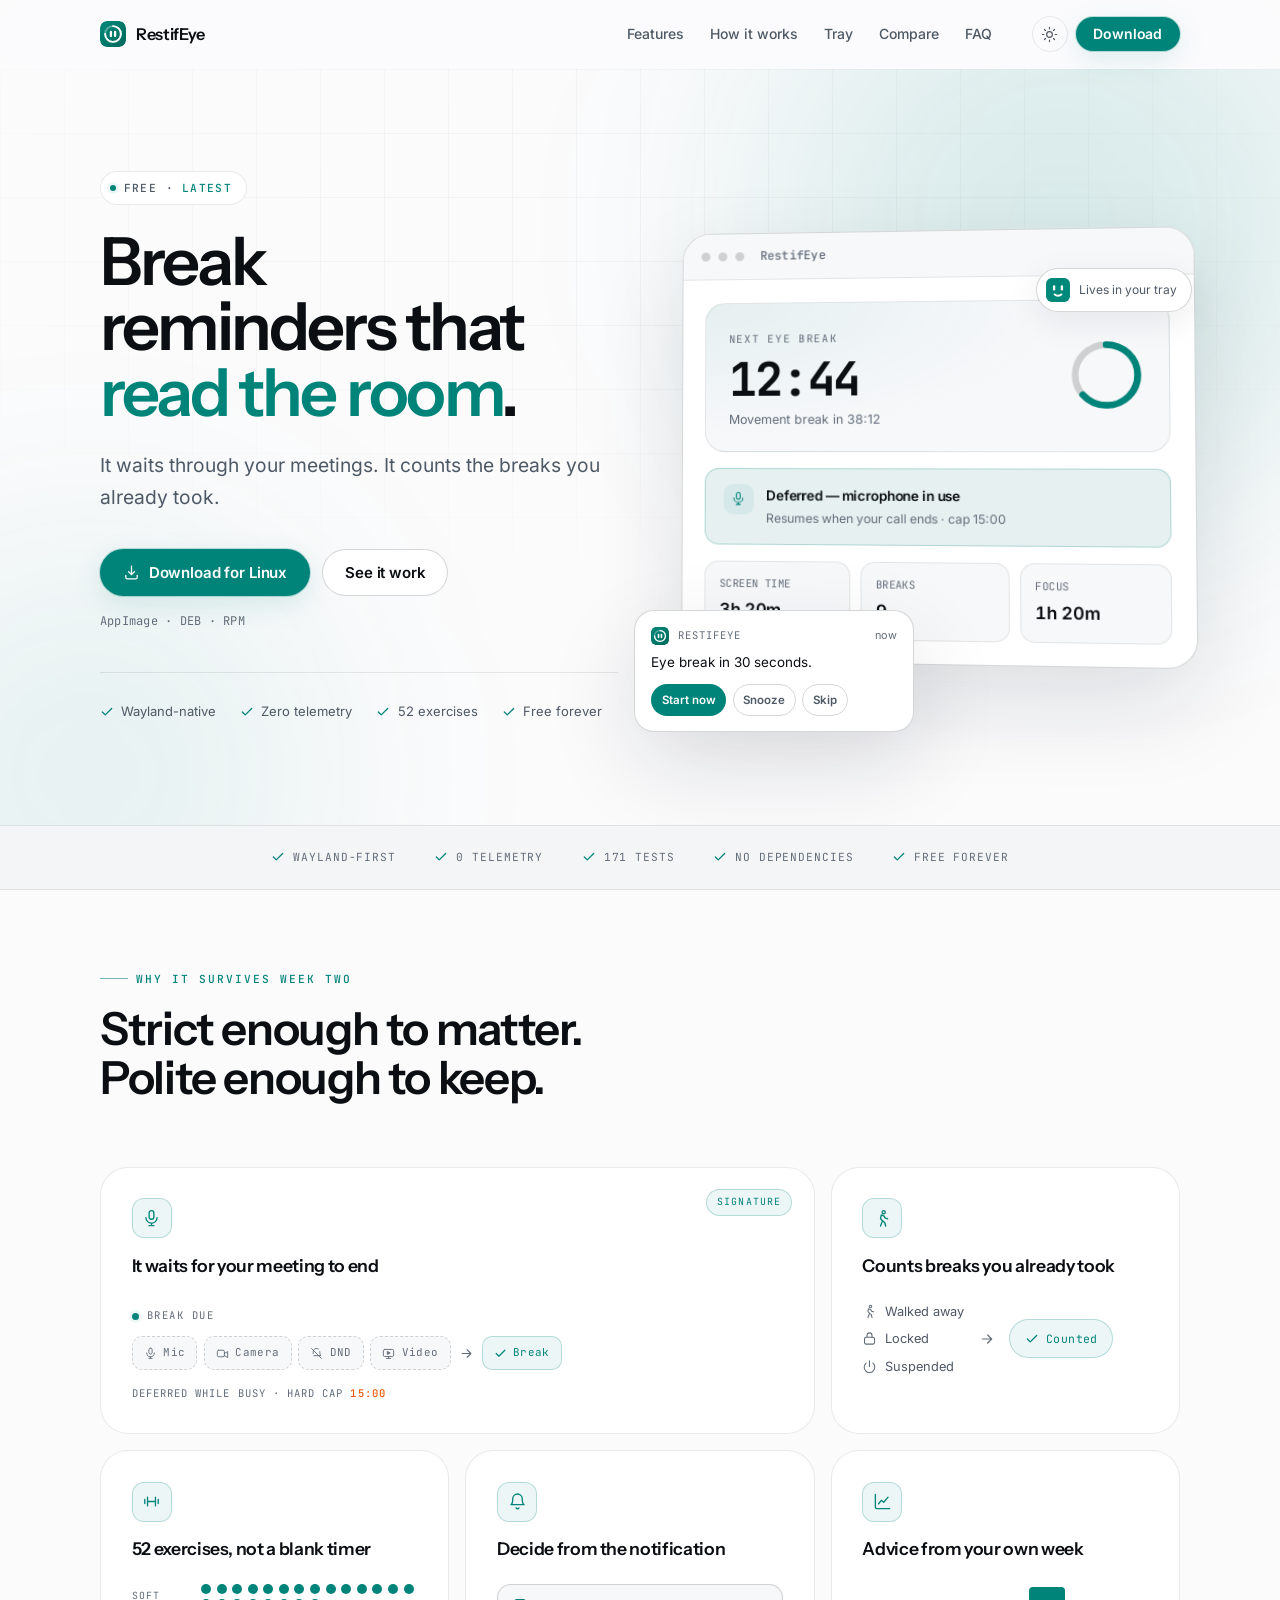
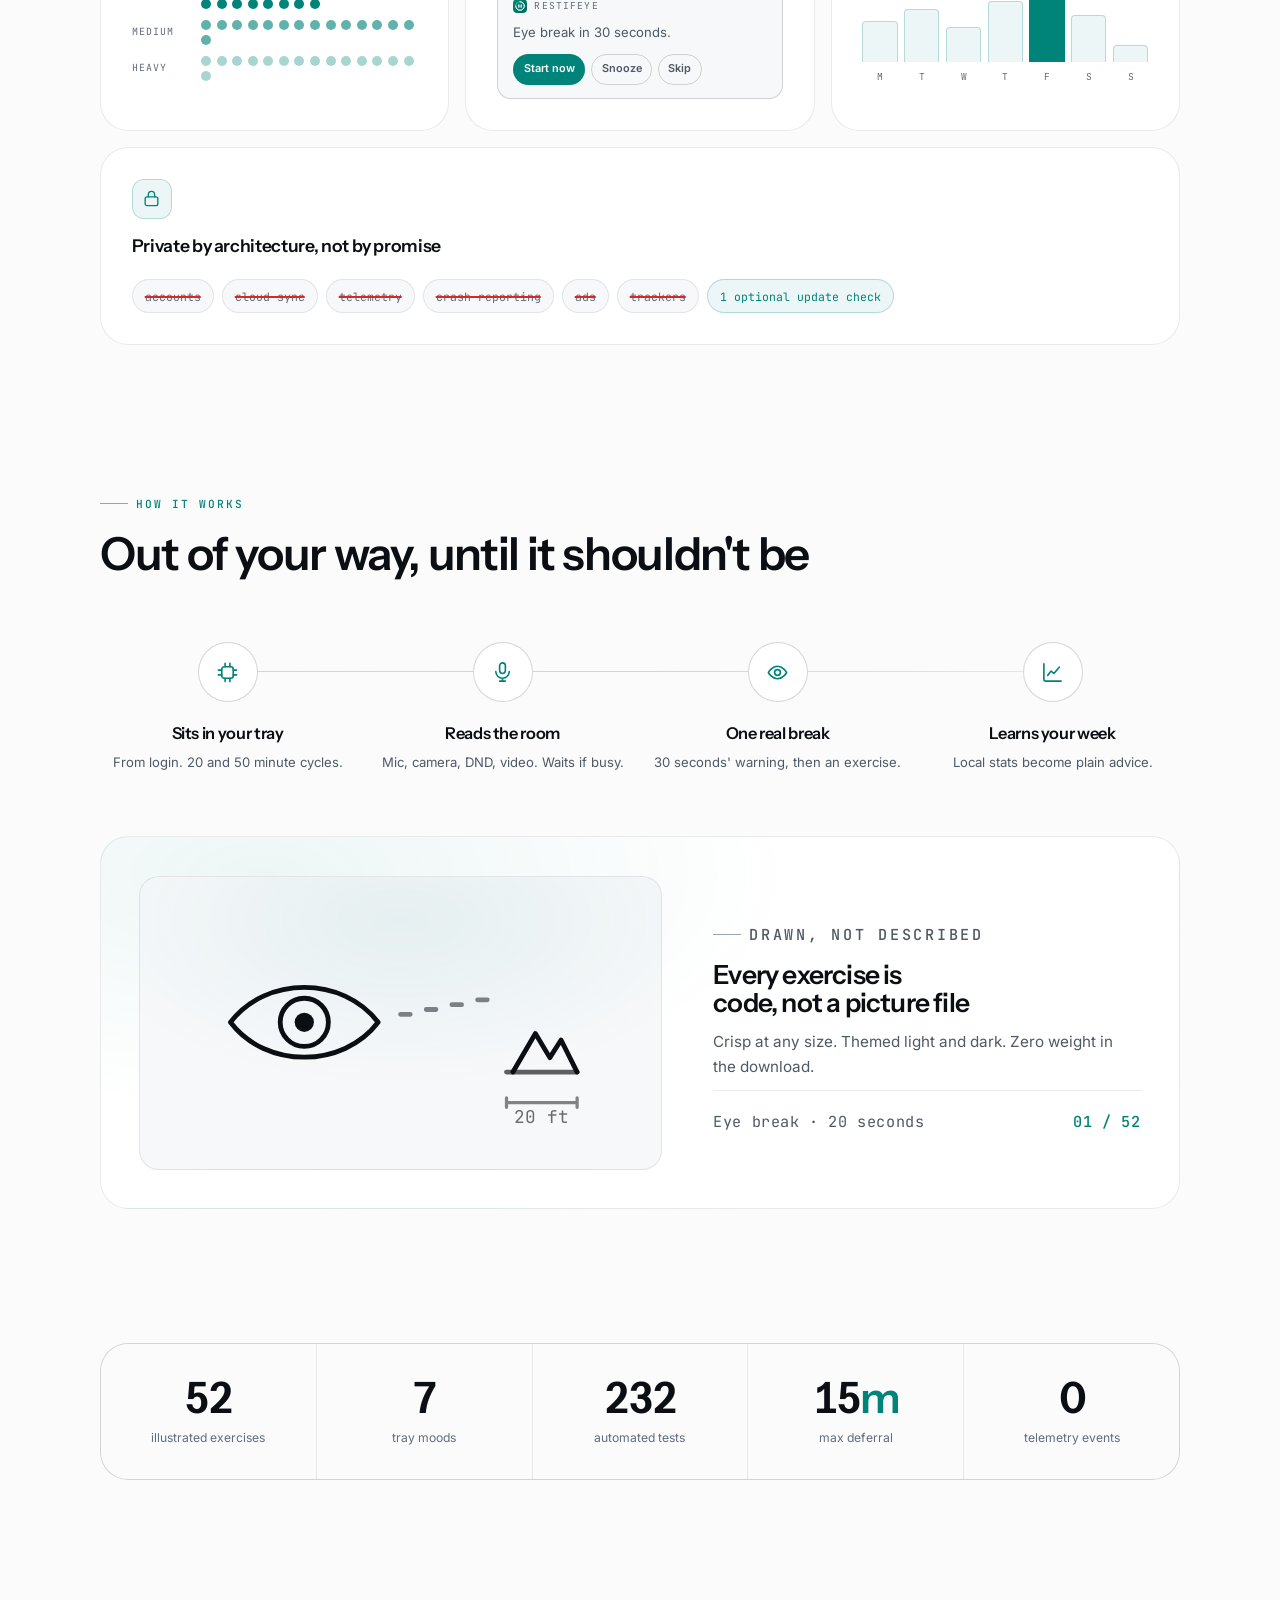
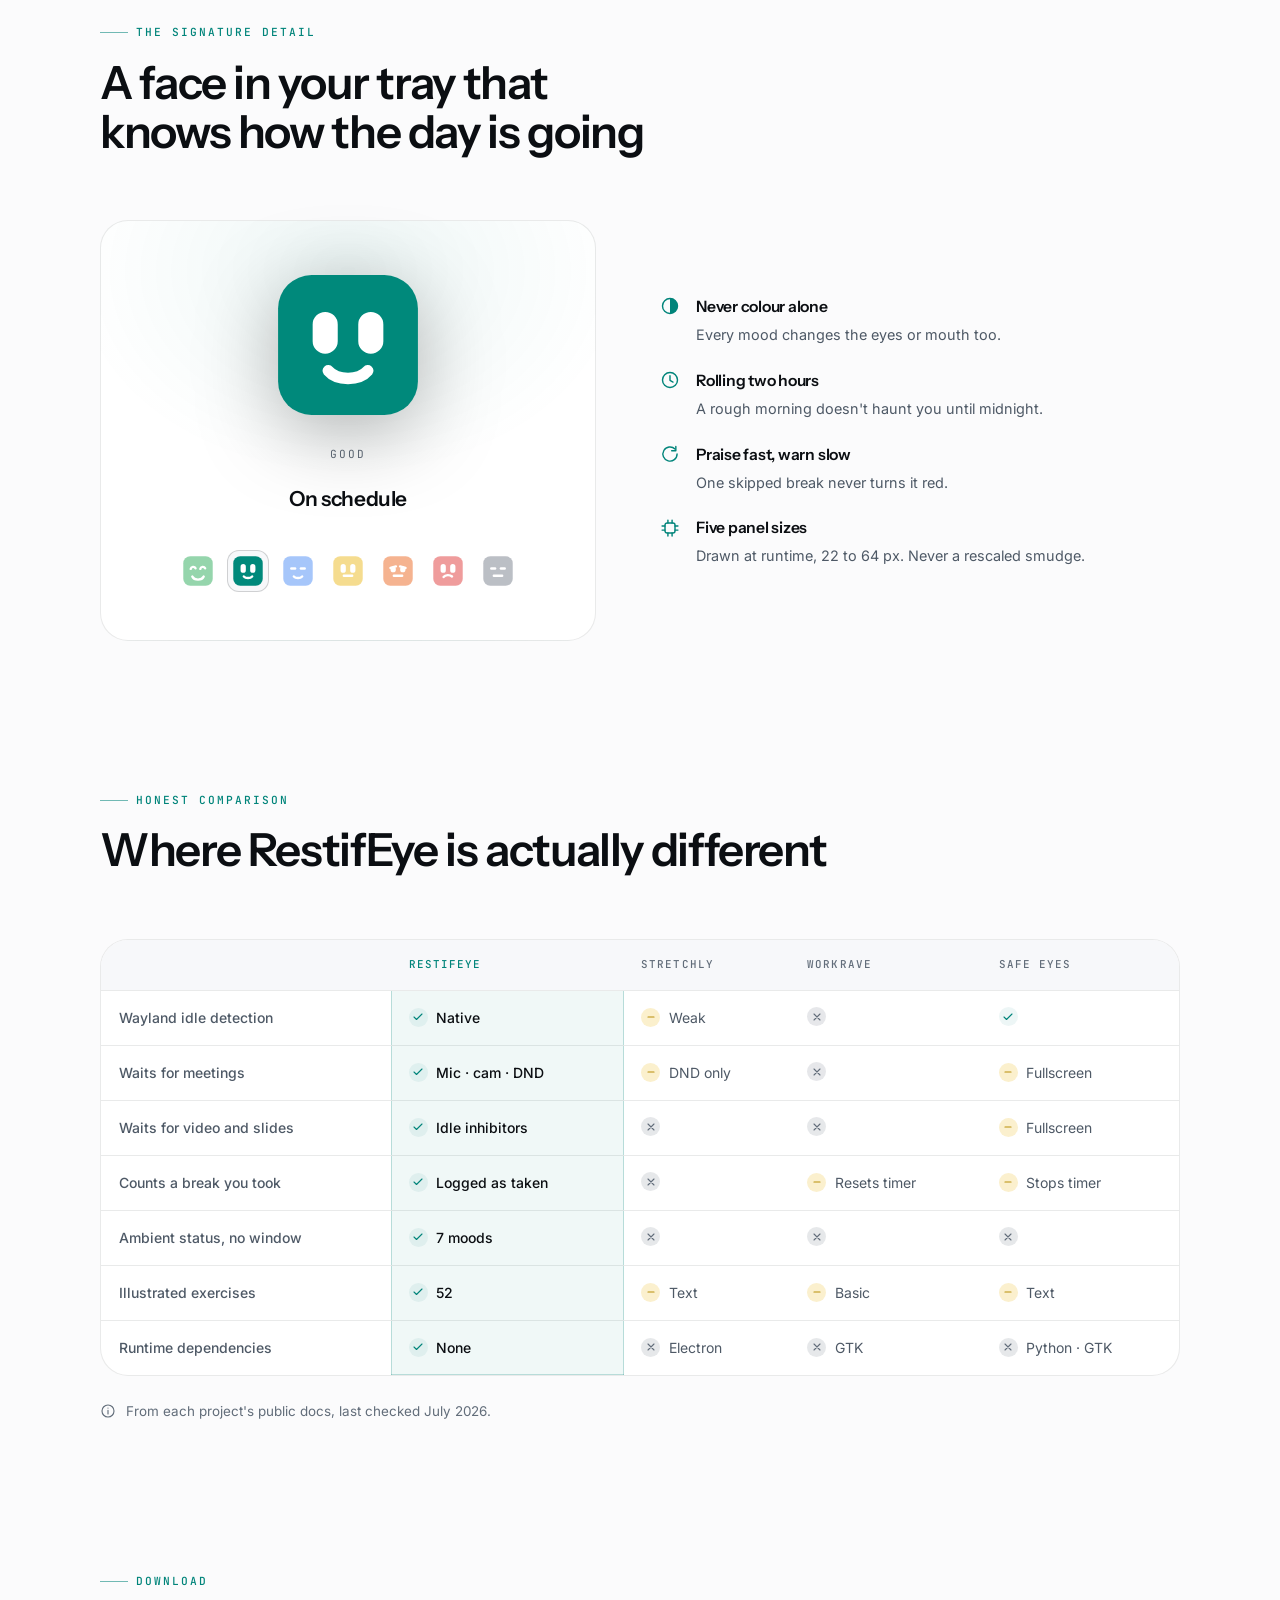
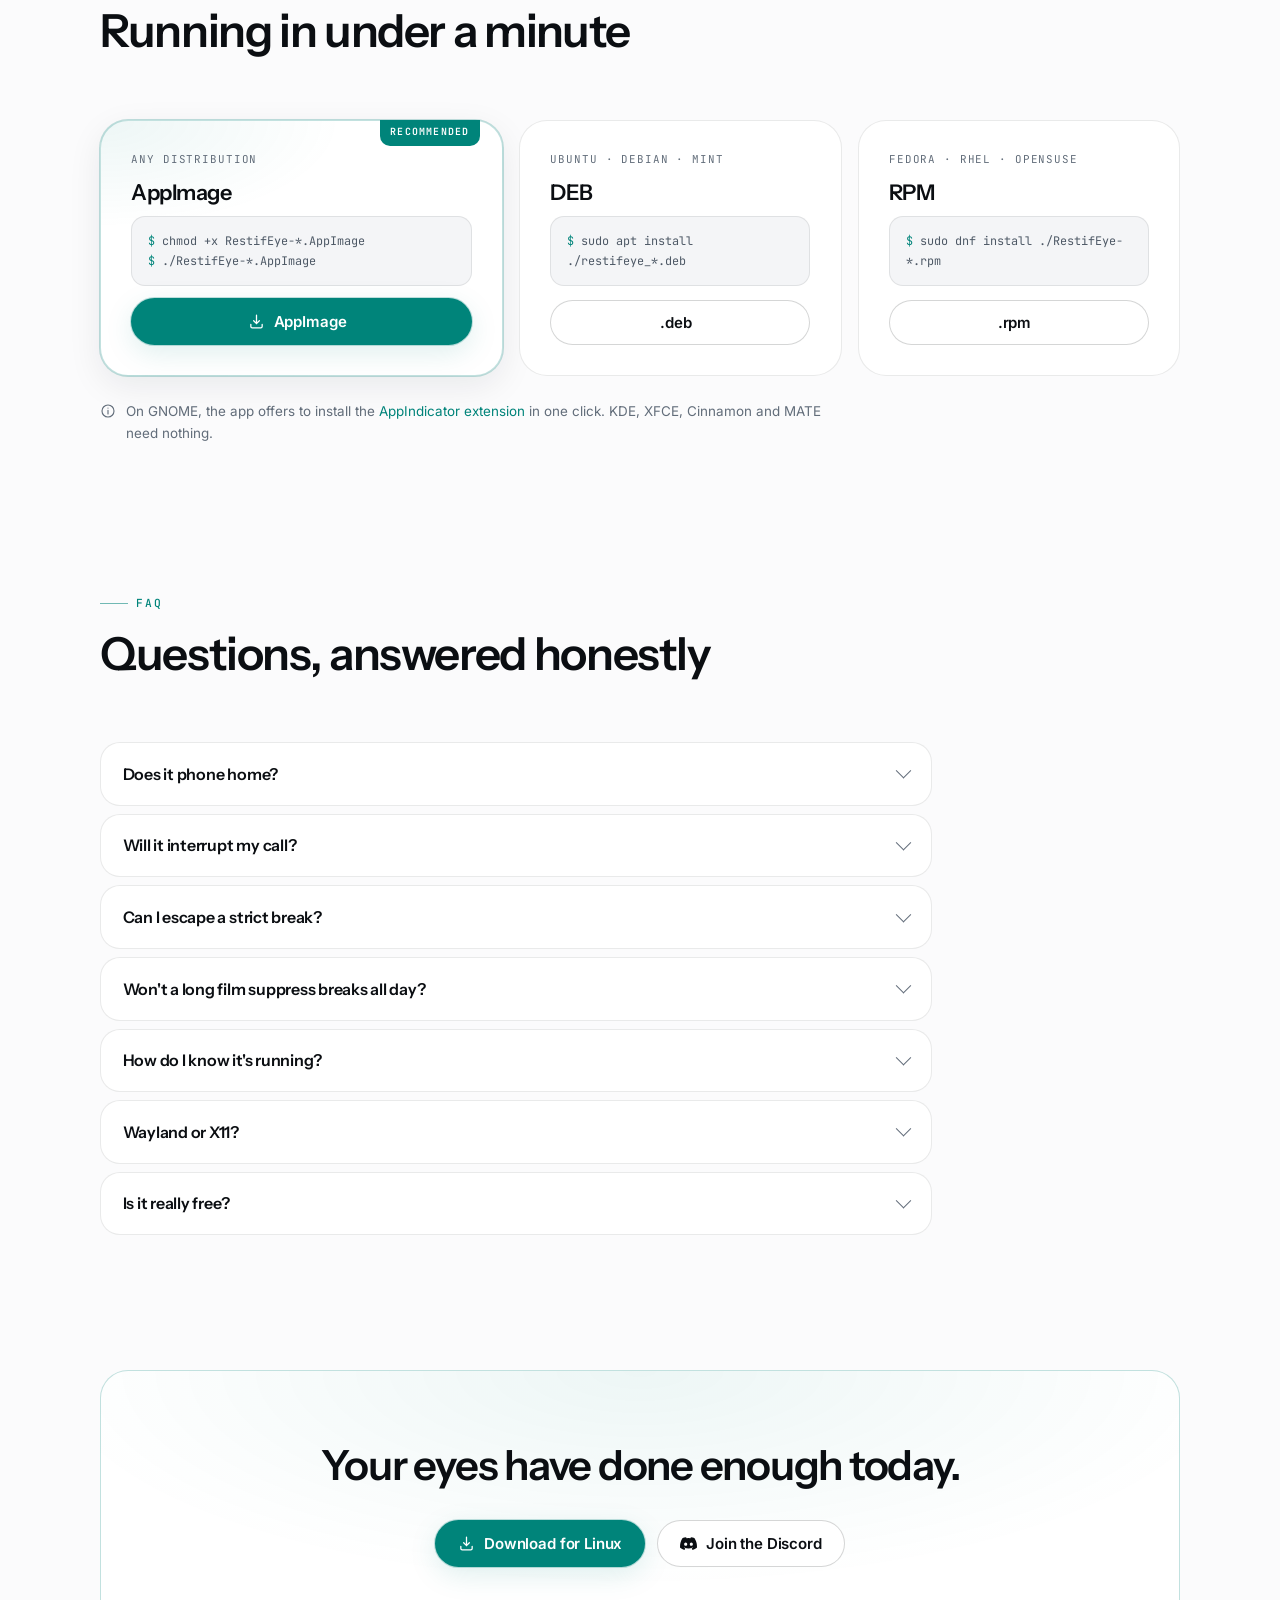
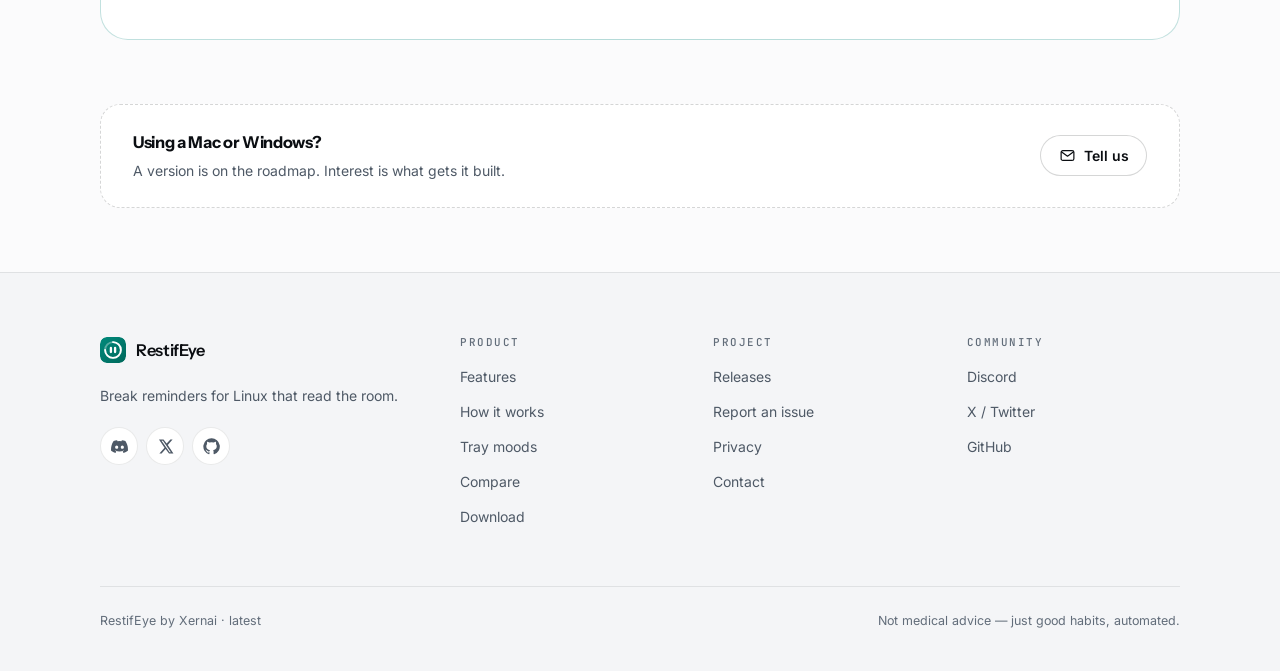
<file: site/index.html>
<!DOCTYPE html>
<html lang="en">

<head>
  <meta charset="utf-8">
  <meta name="viewport" content="width=device-width, initial-scale=1">
  <title>RestifEye — break reminders that read the room</title>
  <meta name="description"
    content="A free break reminder for Linux. Waits through meetings, holds through films, and counts the breaks you already took. Guided exercises, an expressive tray icon, no telemetry.">
  <link rel="canonical" href="https://xern-ai.github.io/RestifEye/">
  <meta name="theme-color" content="#08090b" media="(prefers-color-scheme: dark)">
  <meta name="theme-color" content="#fbfbfc" media="(prefers-color-scheme: light)">
  <meta property="og:title" content="RestifEye — break reminders that read the room">
  <meta property="og:description"
    content="Waits through meetings. Counts the breaks you already took. Free, no account, no telemetry.">
  <meta property="og:type" content="website">
  <meta property="og:url" content="https://xern-ai.github.io/RestifEye/">
  <meta property="og:image" content="https://xern-ai.github.io/RestifEye/og.png">
  <meta name="twitter:card" content="summary_large_image">
  <meta name="twitter:site" content="@Xern_AI">
  <link rel="icon" href="icon.svg" type="image/svg+xml">
  <link rel="preload" href="fonts/instrumentsans-latin-var.woff2" as="font" type="font/woff2" crossorigin>
  <link rel="preload" href="fonts/inter-latin-var.woff2" as="font" type="font/woff2" crossorigin>
  <link rel="stylesheet" href="style.css">
  <script>
    (function () {
      document.documentElement.classList.add('js');
      try {
        var t = localStorage.getItem('re-theme');
        if (t) document.documentElement.setAttribute('data-theme', t);
      } catch (e) { }
    })();
  </script>
  <script type="application/ld+json">
  {
    "@context": "https://schema.org",
    "@type": "SoftwareApplication",
    "name": "RestifEye",
    "applicationCategory": "HealthApplication",
    "operatingSystem": "Linux",
    "description": "A break reminder for Linux that defers through meetings, media and presentations, credits breaks taken by walking away, and guides each break with an illustrated exercise. Fully local, no account, no telemetry.",
    "url": "https://xern-ai.github.io/RestifEye/",
    "downloadUrl": "https://github.com/Xern-AI/RestifEye/releases/latest",
    "offers": { "@type": "Offer", "price": "0", "priceCurrency": "USD" },
    "author": { "@type": "Organization", "name": "Xernai" },
    "sameAs": ["https://x.com/Xern_AI", "https://discord.gg/sXVwRSqhaj", "https://github.com/Xern-AI/RestifEye"]
  }
  </script>
</head>

<body>
  <a class="skip" href="#main">Skip to content</a>

  <svg class="sr-only" aria-hidden="true" focusable="false" xmlns="http://www.w3.org/2000/svg">
    <symbol id="i-check" viewBox="0 0 24 24" fill="none" stroke="currentColor" stroke-width="2.2"
      stroke-linecap="round" stroke-linejoin="round">
      <path d="m20 6-11 11-5-5" />
    </symbol>
    <symbol id="i-x" viewBox="0 0 24 24" fill="none" stroke="currentColor" stroke-width="2.2" stroke-linecap="round">
      <path d="M6 6l12 12M18 6 6 18" />
    </symbol>
    <symbol id="i-dash" viewBox="0 0 24 24" fill="none" stroke="currentColor" stroke-width="2.4"
      stroke-linecap="round">
      <path d="M6 12h12" />
    </symbol>
    <symbol id="i-download" viewBox="0 0 24 24" fill="none" stroke="currentColor" stroke-width="1.8"
      stroke-linecap="round" stroke-linejoin="round">
      <path d="M12 3v12m0 0 4-4m-4 4-4-4M4 16v3a2 2 0 0 0 2 2h12a2 2 0 0 0 2-2v-3" />
    </symbol>
    <symbol id="i-arrow" viewBox="0 0 24 24" fill="none" stroke="currentColor" stroke-width="1.8"
      stroke-linecap="round" stroke-linejoin="round">
      <path d="M5 12h14m-6-6 6 6-6 6" />
    </symbol>
    <symbol id="i-menu" viewBox="0 0 24 24" fill="none" stroke="currentColor" stroke-width="1.8"
      stroke-linecap="round">
      <path d="M4 7h16M4 12h16M4 17h16" />
    </symbol>
    <symbol id="i-sun" viewBox="0 0 24 24" fill="none" stroke="currentColor" stroke-width="1.7"
      stroke-linecap="round">
      <circle cx="12" cy="12" r="4" />
      <path d="M12 2v2M12 20v2M4.9 4.9l1.4 1.4M17.7 17.7l1.4 1.4M2 12h2M20 12h2M4.9 19.1l1.4-1.4M17.7 6.3l1.4-1.4" />
    </symbol>
    <symbol id="i-moon" viewBox="0 0 24 24" fill="none" stroke="currentColor" stroke-width="1.7"
      stroke-linecap="round" stroke-linejoin="round">
      <path d="M20 14.5A8.5 8.5 0 0 1 9.5 4a8.5 8.5 0 1 0 10.5 10.5Z" />
    </symbol>
    <symbol id="i-mic" viewBox="0 0 24 24" fill="none" stroke="currentColor" stroke-width="1.7"
      stroke-linecap="round" stroke-linejoin="round">
      <rect x="9" y="2" width="6" height="11" rx="3" />
      <path d="M5 11a7 7 0 0 0 14 0M12 18v3M9 21h6" />
    </symbol>
    <symbol id="i-cam" viewBox="0 0 24 24" fill="none" stroke="currentColor" stroke-width="1.7"
      stroke-linecap="round" stroke-linejoin="round">
      <rect x="2.5" y="6" width="13" height="12" rx="2.5" />
      <path d="m15.5 12 6-3.5v11l-6-3.5" />
    </symbol>
    <symbol id="i-play" viewBox="0 0 24 24" fill="none" stroke="currentColor" stroke-width="1.7"
      stroke-linecap="round" stroke-linejoin="round">
      <rect x="2.5" y="4.5" width="19" height="13" rx="2.5" />
      <path d="M8 21h8M12 17.5V21" />
      <path d="m10.5 8.5 4.5 2.5-4.5 2.5Z" fill="currentColor" />
    </symbol>
    <symbol id="i-bell-off" viewBox="0 0 24 24" fill="none" stroke="currentColor" stroke-width="1.7"
      stroke-linecap="round" stroke-linejoin="round">
      <path d="M18 8.5c0 6 2.2 7.5 2.2 7.5H7" />
      <path d="M5.8 12.2C5.9 11 6 9.9 6 8.5a6 6 0 0 1 9.4-4.9" />
      <path d="M3 3l18 18" />
    </symbol>
    <symbol id="i-walk" viewBox="0 0 24 24" fill="none" stroke="currentColor" stroke-width="1.7"
      stroke-linecap="round" stroke-linejoin="round">
      <circle cx="13.5" cy="4" r="2" />
      <path d="M9.5 21.5 12 15l-2.5-3 1-4.5L14 9l1.5 2.5 3 1" />
      <path d="m12 15 2.8 2 1.2 4.5" />
    </symbol>
    <symbol id="i-power" viewBox="0 0 24 24" fill="none" stroke="currentColor" stroke-width="1.7"
      stroke-linecap="round" stroke-linejoin="round">
      <path d="M12 3v9" />
      <path d="M6.6 6.6a8.5 8.5 0 1 0 10.8 0" />
    </symbol>
    <symbol id="i-bell" viewBox="0 0 24 24" fill="none" stroke="currentColor" stroke-width="1.7"
      stroke-linecap="round" stroke-linejoin="round">
      <path d="M18 8.5a6 6 0 1 0-12 0c0 6-2.2 7.5-2.2 7.5h16.4S18 14.5 18 8.5" />
      <path d="M10.2 20a2 2 0 0 0 3.6 0" />
    </symbol>
    <symbol id="i-chart" viewBox="0 0 24 24" fill="none" stroke="currentColor" stroke-width="1.7"
      stroke-linecap="round" stroke-linejoin="round">
      <path d="M3 3v16a2 2 0 0 0 2 2h16" />
      <path d="m7 15 3.5-4.5 3 2.5L19 6.5" />
    </symbol>
    <symbol id="i-lock" viewBox="0 0 24 24" fill="none" stroke="currentColor" stroke-width="1.7"
      stroke-linecap="round" stroke-linejoin="round">
      <rect x="4" y="10" width="16" height="11" rx="2.5" />
      <path d="M8 10V7a4 4 0 0 1 8 0v3" />
    </symbol>
    <symbol id="i-dumbbell" viewBox="0 0 24 24" fill="none" stroke="currentColor" stroke-width="1.7"
      stroke-linecap="round" stroke-linejoin="round">
      <path d="M7 6.5v11M17 6.5v11" />
      <path d="M3.5 9.5v5M20.5 9.5v5" />
      <path d="M7 12h10" />
    </symbol>
    <symbol id="i-clock" viewBox="0 0 24 24" fill="none" stroke="currentColor" stroke-width="1.7"
      stroke-linecap="round" stroke-linejoin="round">
      <circle cx="12" cy="12" r="9" />
      <path d="M12 6.8v5.6l3.6 2.1" />
    </symbol>
    <symbol id="i-info" viewBox="0 0 24 24" fill="none" stroke="currentColor" stroke-width="1.7"
      stroke-linecap="round" stroke-linejoin="round">
      <circle cx="12" cy="12" r="9" />
      <path d="M12 11v5.5M12 7.6h.01" />
    </symbol>
    <symbol id="i-eye" viewBox="0 0 24 24" fill="none" stroke="currentColor" stroke-width="1.7"
      stroke-linecap="round" stroke-linejoin="round">
      <path d="M2.5 12S6 5.5 12 5.5 21.5 12 21.5 12 18 18.5 12 18.5 2.5 12 2.5 12Z" />
      <circle cx="12" cy="12" r="3" />
    </symbol>
    <symbol id="i-cpu" viewBox="0 0 24 24" fill="none" stroke="currentColor" stroke-width="1.7"
      stroke-linecap="round" stroke-linejoin="round">
      <rect x="6" y="6" width="12" height="12" rx="2.5" />
      <path d="M9.5 2.5v3.5M14.5 2.5v3.5M9.5 18v3.5M14.5 18v3.5M2.5 9.5H6M2.5 14.5H6M18 9.5h3.5M18 14.5h3.5" />
    </symbol>
    <symbol id="i-refresh" viewBox="0 0 24 24" fill="none" stroke="currentColor" stroke-width="1.7"
      stroke-linecap="round" stroke-linejoin="round">
      <path d="M20.5 12a8.5 8.5 0 1 1-2.5-6" />
      <path d="M19 3v5h-5" />
    </symbol>
    <symbol id="i-contrast" viewBox="0 0 24 24" fill="none" stroke="currentColor" stroke-width="1.7">
      <circle cx="12" cy="12" r="9" />
      <path d="M12 3a9 9 0 0 1 0 18Z" fill="currentColor" stroke="none" />
    </symbol>
    <symbol id="i-mail" viewBox="0 0 24 24" fill="none" stroke="currentColor" stroke-width="1.7"
      stroke-linecap="round" stroke-linejoin="round">
      <rect x="3" y="5" width="18" height="14" rx="2.5" />
      <path d="m3.8 7.2 8.2 5.8 8.2-5.8" />
    </symbol>
    <symbol id="i-github" viewBox="0 0 24 24" fill="currentColor" stroke="none">
      <path
        d="M12 .5a11.5 11.5 0 0 0-3.64 22.42c.58.1.79-.25.79-.56v-2.1c-3.2.7-3.88-1.37-3.88-1.37-.53-1.34-1.29-1.7-1.29-1.7-1.05-.72.08-.7.08-.7 1.16.08 1.77 1.2 1.77 1.2 1.03 1.77 2.7 1.26 3.36.96.1-.75.4-1.26.73-1.55-2.56-.29-5.25-1.28-5.25-5.7 0-1.26.45-2.29 1.19-3.1-.12-.29-.52-1.46.11-3.05 0 0 .97-.31 3.18 1.18a11 11 0 0 1 5.8 0c2.2-1.5 3.17-1.18 3.17-1.18.63 1.59.24 2.76.12 3.05.74.81 1.18 1.84 1.18 3.1 0 4.43-2.69 5.4-5.26 5.69.41.36.78 1.06.78 2.14v3.17c0 .31.21.67.8.56A11.5 11.5 0 0 0 12 .5Z" />
    </symbol>
    <symbol id="i-discord" viewBox="0 0 24 24" fill="currentColor" stroke="none">
      <path
        d="M20.32 4.37A19.8 19.8 0 0 0 15.43 3c-.24.42-.5.99-.68 1.44a18.3 18.3 0 0 0-5.5 0C9.07 3.99 8.8 3.42 8.57 3a19.7 19.7 0 0 0-4.9 1.37C.57 9.05-.28 13.6.14 18.1a19.9 19.9 0 0 0 6.06 3.06c.49-.67.92-1.38 1.29-2.13-.71-.27-1.39-.6-2.03-.98l.5-.4a14.2 14.2 0 0 0 12.08 0l.5.4c-.65.38-1.33.71-2.04.98.37.75.8 1.46 1.29 2.13a19.8 19.8 0 0 0 6.07-3.06c.5-5.22-.85-9.73-3.54-13.73ZM8.02 15.33c-1.18 0-2.16-1.08-2.16-2.42 0-1.33.95-2.42 2.16-2.42 1.22 0 2.19 1.1 2.17 2.42 0 1.34-.96 2.42-2.17 2.42Zm7.96 0c-1.18 0-2.15-1.08-2.15-2.42 0-1.33.95-2.42 2.15-2.42 1.22 0 2.2 1.1 2.17 2.42 0 1.34-.95 2.42-2.17 2.42Z" />
    </symbol>
    <symbol id="i-twitter" viewBox="0 0 24 24" fill="currentColor" stroke="none">
      <path
        d="M18.9 2H22l-6.77 7.73L23.2 22h-6.24l-4.89-6.4L6.48 22H3.36l7.24-8.27L2.8 2h6.4l4.42 5.85L18.9 2Zm-1.1 18.16h1.73L8.3 3.74H6.44l11.36 16.42Z" />
    </symbol>
  </svg>

  <nav class="nav" id="nav" aria-label="Primary">
    <div class="nav__in">
      <a class="brand" href="#top"><img src="icon.svg" alt="" width="26" height="26"><span>RestifEye</span></a>
      <div class="nav__links" id="nav-links">
        <a href="#features">Features</a>
        <a href="#how">How it works</a>
        <a href="#tray">Tray</a>
        <a href="#compare">Compare</a>
        <a href="#faq">FAQ</a>
      </div>
      <div class="nav__actions">
        <button class="icon-btn theme-toggle" id="theme-toggle" type="button" aria-label="Switch colour theme">
          <svg class="moon" aria-hidden="true">
            <use href="#i-moon" />
          </svg>
          <svg class="sun" aria-hidden="true">
            <use href="#i-sun" />
          </svg>
        </button>
        <button class="icon-btn nav__toggle" id="nav-toggle" type="button" aria-label="Open menu" aria-expanded="false"
          aria-controls="nav-links">
          <svg aria-hidden="true">
            <use href="#i-menu" />
          </svg>
        </button>
        <a class="btn btn--primary btn--nav" href="#download">Download</a>
      </div>
    </div>
  </nav>

  <header class="hero" id="top">
    <div class="hero__field" aria-hidden="true"></div>
    <div class="hero__glow hero__glow--a" aria-hidden="true"></div>
    <div class="hero__glow hero__glow--b" aria-hidden="true"></div>
    <div class="shell hero__grid">
      <div class="hero__copy">
        <span class="pill"><span class="pill__dot"></span> Free · <strong
            class="version-badge">latest</strong></span>
        <h1>Break reminders that <span class="accent">read the room</span>.</h1>
        <p class="hero__lede">It waits through your meetings. It counts the breaks you already took.</p>
        <div class="hero__cta">
          <a class="btn btn--primary" href="#download">
            <svg aria-hidden="true">
              <use href="#i-download" />
            </svg>
            Download for Linux
          </a>
          <a class="btn btn--ghost" href="#how">See it work</a>
        </div>
        <p class="hero__fine">AppImage · DEB · RPM</p>
        <ul class="hero__proof">
          <li>
            <svg aria-hidden="true">
              <use href="#i-check" />
            </svg>Wayland-native
          </li>
          <li>
            <svg aria-hidden="true">
              <use href="#i-check" />
            </svg>Zero telemetry
          </li>
          <li>
            <svg aria-hidden="true">
              <use href="#i-check" />
            </svg>52 exercises
          </li>
          <li>
            <svg aria-hidden="true">
              <use href="#i-check" />
            </svg>Free forever
          </li>
        </ul>
      </div>

      <div class="stage">
        <div class="app" role="img"
          aria-label="The RestifEye dashboard: the next eye break is 12 minutes away, and a due break is deferred because the microphone is in use.">
          <div class="app__bar" aria-hidden="true">
            <span class="app__dot"></span><span class="app__dot"></span><span class="app__dot"></span>
            <span class="app__title">RestifEye</span>
          </div>
          <div class="app__body">
            <div class="timer">
              <div>
                <span class="timer__label">Next eye break</span>
                <span class="timer__value" id="countdown">12:47</span>
                <span class="timer__sub">Movement break in 38:12</span>
              </div>
              <svg class="ring" viewBox="0 0 80 80" aria-hidden="true">
                <circle class="ring__track" cx="40" cy="40" r="32" />
                <circle class="ring__fill" id="ring" cx="40" cy="40" r="32" transform="rotate(-90 40 40)"
                  stroke-dashoffset="70" />
              </svg>
            </div>
            <div class="state" id="state" data-active="true">
              <span class="state__icon">
                <svg aria-hidden="true">
                  <use href="#i-mic" id="state-icon" />
                </svg>
              </span>
              <span class="state__text">
                <b id="state-title">Deferred — microphone in use</b>
                <span id="state-sub">Resumes when your call ends · cap 15:00</span>
              </span>
            </div>
            <div class="stats">
              <div class="stat"><small>Screen time</small><b>3h 20m</b></div>
              <div class="stat"><small>Breaks</small><b>9</b></div>
              <div class="stat"><small>Focus</small><b>1h 20m</b></div>
            </div>
          </div>
        </div>

        <div class="toast" aria-hidden="true">
          <div class="toast__top">
            <img src="icon.svg" alt="" width="18" height="18">
            <span>RestifEye</span>
            <time>now</time>
          </div>
          <p>Eye break in 30 seconds.</p>
          <div class="toast__row"><span>Start now</span><span>Snooze</span><span>Skip</span></div>
        </div>

        <div class="tray-chip" aria-hidden="true">
          <svg viewBox="0 0 100 100">
            <rect x="4" y="4" width="92" height="92" rx="22" fill="#00897b" />
            <g fill="#fff">
              <rect x="30.5" y="32" width="9" height="20" rx="4.5" />
              <rect x="60.5" y="32" width="9" height="20" rx="4.5" />
            </g>
            <path d="M63.02 66.97 A15 10 0 0 1 36.99 66.97" fill="none" stroke="#fff" stroke-width="7.5"
              stroke-linecap="round" />
          </svg>
          <span>Lives in your tray</span>
        </div>
      </div>
    </div>
  </header>

  <div class="marquee">
    <div class="shell marquee__in">
      <span>
        <svg aria-hidden="true">
          <use href="#i-check" />
        </svg>Wayland-first
      </span>
      <span>
        <svg aria-hidden="true">
          <use href="#i-check" />
        </svg>0 telemetry
      </span>
      <span>
        <svg aria-hidden="true">
          <use href="#i-check" />
        </svg>171 tests
      </span>
      <span>
        <svg aria-hidden="true">
          <use href="#i-check" />
        </svg>No dependencies
      </span>
      <span>
        <svg aria-hidden="true">
          <use href="#i-check" />
        </svg>Free forever
      </span>
    </div>
  </div>

  <main id="main">

    <section class="section" id="features">
      <div class="shell">
        <div class="section-head rv">
          <p class="eyebrow">Why it survives week two</p>
          <h2>Strict enough to matter.<br>Polite enough to keep.</h2>
        </div>

        <div class="bento rv-stagger">
          <article class="tile tile--wide rv">
            <span class="tile__tag">Signature</span>
            <span class="tile__icon">
              <svg aria-hidden="true">
                <use href="#i-mic" />
              </svg>
            </span>
            <h3>It waits for your meeting to end</h3>
            <div class="track">
              <span class="track__due"><span class="track__pip"></span>Break due</span>
              <div class="track__lane">
                <span class="seg">
                  <svg aria-hidden="true">
                    <use href="#i-mic" />
                  </svg>Mic
                </span>
                <span class="seg">
                  <svg aria-hidden="true">
                    <use href="#i-cam" />
                  </svg>Camera
                </span>
                <span class="seg">
                  <svg aria-hidden="true">
                    <use href="#i-bell-off" />
                  </svg>DND
                </span>
                <span class="seg">
                  <svg aria-hidden="true">
                    <use href="#i-play" />
                  </svg>Video
                </span>
                <svg class="track__arrow" aria-hidden="true">
                  <use href="#i-arrow" />
                </svg>
                <span class="seg seg--go">
                  <svg aria-hidden="true">
                    <use href="#i-check" />
                  </svg>Break
                </span>
              </div>
              <span class="track__cap">Deferred while busy · hard cap <b>15:00</b></span>
            </div>
          </article>

          <article class="tile tile--half rv">
            <span class="tile__icon">
              <svg aria-hidden="true">
                <use href="#i-walk" />
              </svg>
            </span>
            <h3>Counts breaks you already took</h3>
            <div class="credit">
              <div class="credit__set">
                <span>
                  <svg aria-hidden="true">
                    <use href="#i-walk" />
                  </svg>Walked away
                </span>
                <span>
                  <svg aria-hidden="true">
                    <use href="#i-lock" />
                  </svg>Locked
                </span>
                <span>
                  <svg aria-hidden="true">
                    <use href="#i-power" />
                  </svg>Suspended
                </span>
              </div>
              <svg class="credit__arrow" aria-hidden="true">
                <use href="#i-arrow" />
              </svg>
              <span class="credit__out">
                <svg aria-hidden="true">
                  <use href="#i-check" />
                </svg>Counted
              </span>
            </div>
          </article>

          <article class="tile tile--half rv">
            <span class="tile__icon">
              <svg aria-hidden="true">
                <use href="#i-dumbbell" />
              </svg>
            </span>
            <h3>52 exercises, not a blank timer</h3>
            <div class="tiers">
              <div class="tier">
                <span class="tier__k">Soft</span>
                <span class="tier__d"><i></i><i></i><i></i><i></i><i></i><i></i><i></i><i></i><i></i><i></i><i></i><i></i><i></i><i></i><i></i><i></i><i></i><i></i><i></i><i></i><i></i><i></i></span>
              </div>
              <div class="tier">
                <span class="tier__k">Medium</span>
                <span class="tier__d"><i></i><i></i><i></i><i></i><i></i><i></i><i></i><i></i><i></i><i></i><i></i><i></i><i></i><i></i><i></i></span>
              </div>
              <div class="tier">
                <span class="tier__k">Heavy</span>
                <span class="tier__d"><i></i><i></i><i></i><i></i><i></i><i></i><i></i><i></i><i></i><i></i><i></i><i></i><i></i><i></i><i></i></span>
              </div>
            </div>
          </article>

          <article class="tile tile--half rv">
            <span class="tile__icon">
              <svg aria-hidden="true">
                <use href="#i-bell" />
              </svg>
            </span>
            <h3>Decide from the notification</h3>
            <div class="notif">
              <div class="notif__h"><img src="icon.svg" alt="" width="14" height="14"><span>RestifEye</span></div>
              <p>Eye break in 30 seconds.</p>
              <div class="notif__b"><span>Start now</span><span>Snooze</span><span>Skip</span></div>
            </div>
          </article>

          <article class="tile tile--half rv">
            <span class="tile__icon">
              <svg aria-hidden="true">
                <use href="#i-chart" />
              </svg>
            </span>
            <h3>Advice from your own week</h3>
            <div class="spark">
              <div class="spark__bars" role="img" aria-label="A week of screen time, with Thursday the longest">
                <i style="--h:52%"></i><i style="--h:68%"></i><i style="--h:44%"></i><i style="--h:78%"></i>
                <i class="hot" style="--h:96%"></i><i style="--h:60%"></i><i style="--h:22%"></i>
              </div>
              <div class="spark__x" aria-hidden="true">
                <span>M</span><span>T</span><span>W</span><span>T</span><span>F</span><span>S</span><span>S</span>
              </div>
            </div>
          </article>

          <article class="tile tile--full rv">
            <span class="tile__icon">
              <svg aria-hidden="true">
                <use href="#i-lock" />
              </svg>
            </span>
            <h3>Private by architecture, not by promise</h3>
            <div class="privacy-net">
              <span>accounts</span>
              <span>cloud sync</span>
              <span>telemetry</span>
              <span>crash reporting</span>
              <span>ads</span>
              <span>trackers</span>
              <span class="keep">1 optional update check</span>
            </div>
          </article>
        </div>
      </div>
    </section>

    <section class="section" id="how">
      <div class="shell">
        <div class="section-head rv">
          <p class="eyebrow">How it works</p>
          <h2>Out of your way, until it shouldn't be</h2>
        </div>

        <ol class="journey rv-stagger">
          <li class="rv">
            <span class="jicon">
              <svg aria-hidden="true">
                <use href="#i-cpu" />
              </svg>
            </span>
            <b>Sits in your tray</b>
            <small>From login. 20 and 50 minute cycles.</small>
          </li>
          <li class="rv">
            <span class="jicon">
              <svg aria-hidden="true">
                <use href="#i-mic" />
              </svg>
            </span>
            <b>Reads the room</b>
            <small>Mic, camera, DND, video. Waits if busy.</small>
          </li>
          <li class="rv">
            <span class="jicon">
              <svg aria-hidden="true">
                <use href="#i-eye" />
              </svg>
            </span>
            <b>One real break</b>
            <small>30 seconds' warning, then an exercise.</small>
          </li>
          <li class="rv">
            <span class="jicon">
              <svg aria-hidden="true">
                <use href="#i-chart" />
              </svg>
            </span>
            <b>Learns your week</b>
            <small>Local stats become plain advice.</small>
          </li>
        </ol>

        <div class="showcase rv">
          <div class="exercise">
            <svg viewBox="0 0 240 130" fill="none" stroke="currentColor" stroke-width="3" stroke-linecap="round"
              stroke-linejoin="round" aria-hidden="true">
              <path d="M14 65C36 36 84 36 106 65 84 94 36 94 14 65Z" />
              <circle cx="60" cy="65" r="15" />
              <circle cx="60" cy="65" r="6" fill="currentColor" stroke="none" />
              <path d="M120 60h6M136 57h6M152 54h6M168 51h6" opacity=".5" />
              <path d="M186 96h44" opacity=".65" />
              <path d="m190 96 14-24 9 15 7-11 10 20" />
              <path d="M186 112v6M230 112v6M186 115h44" stroke-width="2" opacity=".5" />
              <text x="208" y="128" text-anchor="middle" font-family="'JetBrains Mono', monospace" font-size="11"
                fill="currentColor" stroke="none" opacity=".6">20 ft</text>
            </svg>
          </div>
          <div class="showcase__side">
            <p class="eyebrow">Drawn, not described</p>
            <h3>Every exercise is code, not a picture file</h3>
            <p>Crisp at any size. Themed light and dark. Zero weight in the download.</p>
            <p class="exercise__cap"><span>Eye break · 20 seconds</span><b>01 / 52</b></p>
          </div>
        </div>
      </div>
    </section>

    <section class="section section--tight">
      <div class="shell">
        <div class="metrics rv">
          <div class="metric"><b>52</b><small>illustrated exercises</small></div>
          <div class="metric"><b>7</b><small>tray moods</small></div>
          <div class="metric"><b>232</b><small>automated tests</small></div>
          <div class="metric"><b>15<em>m</em></b><small>max deferral</small></div>
          <div class="metric"><b>0</b><small>telemetry events</small></div>
        </div>
      </div>
    </section>

    <section class="section" id="tray">
      <div class="shell">
        <div class="section-head rv">
          <p class="eyebrow">The signature detail</p>
          <h2>A face in your tray that knows how the day is going</h2>
        </div>

        <div class="moods">
          <div class="mood-stage rv">
            <svg class="mood-stage__face" id="mood-face" viewBox="0 0 100 100" role="img" aria-labelledby="mood-tip">
            </svg>
            <p class="mood-stage__name" id="mood-name">Good</p>
            <p class="mood-stage__tip" id="mood-tip">On schedule</p>
            <div class="mood-picker" id="mood-picker" role="group" aria-label="Preview each tray mood"></div>
          </div>

          <ul class="mood-notes rv">
            <li>
              <svg aria-hidden="true">
                <use href="#i-contrast" />
              </svg>
              <div>
                <b>Never colour alone</b>
                <p>Every mood changes the eyes or mouth too.</p>
              </div>
            </li>
            <li>
              <svg aria-hidden="true">
                <use href="#i-clock" />
              </svg>
              <div>
                <b>Rolling two hours</b>
                <p>A rough morning doesn't haunt you until midnight.</p>
              </div>
            </li>
            <li>
              <svg aria-hidden="true">
                <use href="#i-refresh" />
              </svg>
              <div>
                <b>Praise fast, warn slow</b>
                <p>One skipped break never turns it red.</p>
              </div>
            </li>
            <li>
              <svg aria-hidden="true">
                <use href="#i-cpu" />
              </svg>
              <div>
                <b>Five panel sizes</b>
                <p>Drawn at runtime, 22 to 64 px. Never a rescaled smudge.</p>
              </div>
            </li>
          </ul>
        </div>
      </div>
    </section>

    <section class="section" id="compare">
      <div class="shell">
        <div class="section-head rv">
          <p class="eyebrow">Honest comparison</p>
          <h2>Where RestifEye is actually different</h2>
        </div>
        <div class="table-wrap rv">
          <table>
            <caption class="sr-only">Feature comparison between RestifEye, Stretchly, Workrave and Safe Eyes</caption>
            <thead>
              <tr>
                <th scope="col"></th>
                <th scope="col" class="us">RestifEye</th>
                <th scope="col">Stretchly</th>
                <th scope="col">Workrave</th>
                <th scope="col">Safe Eyes</th>
              </tr>
            </thead>
            <tbody>
              <tr>
                <th scope="row">Wayland idle detection</th>
                <td class="us"><span class="v"><i class="v-i v-yes"><svg>
                        <use href="#i-check" />
                      </svg></i>Native</span></td>
                <td><span class="v"><i class="v-i v-part"><svg>
                        <use href="#i-dash" />
                      </svg></i>Weak</span></td>
                <td><span class="v"><i class="v-i v-no"><svg>
                        <use href="#i-x" />
                      </svg></i></span></td>
                <td><span class="v"><i class="v-i v-yes"><svg>
                        <use href="#i-check" />
                      </svg></i></span></td>
              </tr>
              <tr>
                <th scope="row">Waits for meetings</th>
                <td class="us"><span class="v"><i class="v-i v-yes"><svg>
                        <use href="#i-check" />
                      </svg></i>Mic · cam · DND</span></td>
                <td><span class="v"><i class="v-i v-part"><svg>
                        <use href="#i-dash" />
                      </svg></i>DND only</span></td>
                <td><span class="v"><i class="v-i v-no"><svg>
                        <use href="#i-x" />
                      </svg></i></span></td>
                <td><span class="v"><i class="v-i v-part"><svg>
                        <use href="#i-dash" />
                      </svg></i>Fullscreen</span></td>
              </tr>
              <tr>
                <th scope="row">Waits for video and slides</th>
                <td class="us"><span class="v"><i class="v-i v-yes"><svg>
                        <use href="#i-check" />
                      </svg></i>Idle inhibitors</span></td>
                <td><span class="v"><i class="v-i v-no"><svg>
                        <use href="#i-x" />
                      </svg></i></span></td>
                <td><span class="v"><i class="v-i v-no"><svg>
                        <use href="#i-x" />
                      </svg></i></span></td>
                <td><span class="v"><i class="v-i v-part"><svg>
                        <use href="#i-dash" />
                      </svg></i>Fullscreen</span></td>
              </tr>
              <tr>
                <th scope="row">Counts a break you took</th>
                <td class="us"><span class="v"><i class="v-i v-yes"><svg>
                        <use href="#i-check" />
                      </svg></i>Logged as taken</span></td>
                <td><span class="v"><i class="v-i v-no"><svg>
                        <use href="#i-x" />
                      </svg></i></span></td>
                <td><span class="v"><i class="v-i v-part"><svg>
                        <use href="#i-dash" />
                      </svg></i>Resets timer</span></td>
                <td><span class="v"><i class="v-i v-part"><svg>
                        <use href="#i-dash" />
                      </svg></i>Stops timer</span></td>
              </tr>
              <tr>
                <th scope="row">Ambient status, no window</th>
                <td class="us"><span class="v"><i class="v-i v-yes"><svg>
                        <use href="#i-check" />
                      </svg></i>7 moods</span></td>
                <td><span class="v"><i class="v-i v-no"><svg>
                        <use href="#i-x" />
                      </svg></i></span></td>
                <td><span class="v"><i class="v-i v-no"><svg>
                        <use href="#i-x" />
                      </svg></i></span></td>
                <td><span class="v"><i class="v-i v-no"><svg>
                        <use href="#i-x" />
                      </svg></i></span></td>
              </tr>
              <tr>
                <th scope="row">Illustrated exercises</th>
                <td class="us"><span class="v"><i class="v-i v-yes"><svg>
                        <use href="#i-check" />
                      </svg></i>52</span></td>
                <td><span class="v"><i class="v-i v-part"><svg>
                        <use href="#i-dash" />
                      </svg></i>Text</span></td>
                <td><span class="v"><i class="v-i v-part"><svg>
                        <use href="#i-dash" />
                      </svg></i>Basic</span></td>
                <td><span class="v"><i class="v-i v-part"><svg>
                        <use href="#i-dash" />
                      </svg></i>Text</span></td>
              </tr>
              <tr>
                <th scope="row">Runtime dependencies</th>
                <td class="us"><span class="v"><i class="v-i v-yes"><svg>
                        <use href="#i-check" />
                      </svg></i>None</span></td>
                <td><span class="v"><i class="v-i v-no"><svg>
                        <use href="#i-x" />
                      </svg></i>Electron</span></td>
                <td><span class="v"><i class="v-i v-no"><svg>
                        <use href="#i-x" />
                      </svg></i>GTK</span></td>
                <td><span class="v"><i class="v-i v-no"><svg>
                        <use href="#i-x" />
                      </svg></i>Python · GTK</span></td>
              </tr>
            </tbody>
          </table>
        </div>
        <p class="dl-note">
          <svg aria-hidden="true">
            <use href="#i-info" />
          </svg>
          <span>From each project's public docs, last checked July 2026.</span>
        </p>
      </div>
    </section>

    <section class="section" id="download">
      <div class="shell">
        <div class="section-head rv">
          <p class="eyebrow">Download</p>
          <h2>Running in under a minute</h2>
        </div>

        <div class="dl rv-stagger">
          <article class="pkg pkg--hero rv">
            <span class="pkg__ribbon">Recommended</span>
            <span class="pkg__for">Any distribution</span>
            <h3>AppImage</h3>
            <pre><code><span class="p">$</span> chmod +x RestifEye-*.AppImage
<span class="p">$</span> ./RestifEye-*.AppImage</code></pre>
            <a class="btn btn--primary btn--wide" data-dl="appimage"
              href="https://github.com/Xern-AI/RestifEye/releases/latest">
              <svg aria-hidden="true">
                <use href="#i-download" />
              </svg>
              AppImage <span class="btn__meta dl-size"></span>
            </a>
          </article>

          <article class="pkg rv">
            <span class="pkg__for">Ubuntu · Debian · Mint</span>
            <h3>DEB</h3>
            <pre><code><span class="p">$</span> sudo apt install ./restifeye_*.deb</code></pre>
            <a class="btn btn--ghost btn--wide" data-dl="deb"
              href="https://github.com/Xern-AI/RestifEye/releases/latest">
              .deb <span class="btn__meta dl-size"></span>
            </a>
          </article>

          <article class="pkg rv">
            <span class="pkg__for">Fedora · RHEL · openSUSE</span>
            <h3>RPM</h3>
            <pre><code><span class="p">$</span> sudo dnf install ./RestifEye-*.rpm</code></pre>
            <a class="btn btn--ghost btn--wide" data-dl="rpm"
              href="https://github.com/Xern-AI/RestifEye/releases/latest">
              .rpm <span class="btn__meta dl-size"></span>
            </a>
          </article>
        </div>

        <p class="dl-note">
          <svg aria-hidden="true">
            <use href="#i-info" />
          </svg>
          <span>On GNOME, the app offers to install the <a
              href="https://extensions.gnome.org/extension/615/appindicator-support/" rel="noopener">AppIndicator
              extension</a> in one click. KDE, XFCE, Cinnamon and MATE need nothing.</span>
        </p>
      </div>
    </section>

    <section class="section" id="faq">
      <div class="shell">
        <div class="section-head rv">
          <p class="eyebrow">FAQ</p>
          <h2>Questions, answered honestly</h2>
        </div>
        <div class="faq rv-stagger">
          <details class="rv">
            <summary>Does it phone home?</summary>
            <p>No. No accounts, no telemetry. One optional weekly version check — switchable off.</p>
          </details>
          <details class="rv">
            <summary>Will it interrupt my call?</summary>
            <p>No. Mic, camera, DND or any idle inhibitor defers it. Hard cap: 15 minutes from when the break was due.
            </p>
          </details>
          <details class="rv">
            <summary>Can I escape a strict break?</summary>
            <p>Hold escape for three seconds. It goes on your own stats, nowhere else.</p>
          </details>
          <details class="rv">
            <summary>Won't a long film suppress breaks all day?</summary>
            <p>No. Video players hold an idle inhibitor, background music doesn't. And timers never reset — the break
              fires the moment the film ends.</p>
          </details>
          <details class="rv">
            <summary>How do I know it's running?</summary>
            <p>A tray face that changes with your last two hours. Closing the window keeps it running.</p>
          </details>
          <details class="rv">
            <summary>Wayland or X11?</summary>
            <p>Both. Developed Wayland-first on Fedora GNOME, using portal-friendly D-Bus APIs.</p>
          </details>
          <details class="rv">
            <summary>Is it really free?</summary>
            <p>Free, forever. A paid Mac and Windows build may come later.</p>
          </details>
        </div>
      </div>
    </section>

    <section class="section section--tight">
      <div class="shell">
        <div class="cta rv">
          <h2>Your eyes have done enough today.</h2>
          <div class="cta__row">
            <a class="btn btn--primary" href="#download">
              <svg aria-hidden="true">
                <use href="#i-download" />
              </svg>
              Download for Linux
            </a>
            <a class="btn btn--ghost" href="https://discord.gg/sXVwRSqhaj" rel="noopener">
              <svg aria-hidden="true">
                <use href="#i-discord" />
              </svg>
              Join the Discord
            </a>
          </div>
        </div>

        <div class="mac rv">
          <div>
            <b>Using a Mac or Windows?</b>
            <p>A version is on the roadmap. Interest is what gets it built.</p>
          </div>
          <a class="btn btn--ghost btn--sm" href="mailto:xernaitech@gmail.com?subject=RestifEye%20for%20Mac">
            <svg aria-hidden="true">
              <use href="#i-mail" />
            </svg>
            Tell us
          </a>
        </div>
      </div>
    </section>

  </main>

  <footer>
    <div class="shell">
      <div class="foot">
        <div>
          <a class="brand" href="#top"><img src="icon.svg" alt="" width="26" height="26"><span>RestifEye</span></a>
          <p>Break reminders for Linux that read the room.</p>
          <div class="social">
            <a href="https://discord.gg/sXVwRSqhaj" rel="noopener" aria-label="RestifEye on Discord">
              <svg aria-hidden="true">
                <use href="#i-discord" />
              </svg>
            </a>
            <a href="https://x.com/Xern_AI" rel="noopener" aria-label="Xernai on X">
              <svg aria-hidden="true">
                <use href="#i-twitter" />
              </svg>
            </a>
            <a href="https://github.com/Xern-AI/RestifEye" rel="noopener" aria-label="RestifEye on GitHub">
              <svg aria-hidden="true">
                <use href="#i-github" />
              </svg>
            </a>
          </div>
        </div>
        <div>
          <h4>Product</h4>
          <ul>
            <li><a href="#features">Features</a></li>
            <li><a href="#how">How it works</a></li>
            <li><a href="#tray">Tray moods</a></li>
            <li><a href="#compare">Compare</a></li>
            <li><a href="#download">Download</a></li>
          </ul>
        </div>
        <div>
          <h4>Project</h4>
          <ul>
            <li><a href="https://github.com/Xern-AI/RestifEye/releases" rel="noopener">Releases</a></li>
            <li><a href="https://github.com/Xern-AI/RestifEye/issues" rel="noopener">Report an issue</a></li>
            <li><a href="https://github.com/Xern-AI/RestifEye/blob/main/PRIVACY.md" rel="noopener">Privacy</a></li>
            <li><a href="mailto:xernaitech@gmail.com">Contact</a></li>
          </ul>
        </div>
        <div>
          <h4>Community</h4>
          <ul>
            <li><a href="https://discord.gg/sXVwRSqhaj" rel="noopener">Discord</a></li>
            <li><a href="https://x.com/Xern_AI" rel="noopener">X / Twitter</a></li>
            <li><a href="https://github.com/Xern-AI/RestifEye" rel="noopener">GitHub</a></li>
          </ul>
        </div>
      </div>
      <div class="foot-fine">
        <span>RestifEye by Xernai · <span class="version-badge">latest</span></span>
        <span>Not medical advice — just good habits, automated.</span>
      </div>
    </div>
  </footer>

  <script>
    (function () {
      var root = document.documentElement;
      var btn = document.getElementById('theme-toggle');
      if (!btn) return;
      btn.addEventListener('click', function () {
        var current = root.getAttribute('data-theme');
        if (!current) {
          current = matchMedia('(prefers-color-scheme: dark)').matches ? 'dark' : 'light';
        }
        var next = current === 'dark' ? 'light' : 'dark';
        root.setAttribute('data-theme', next);
        try { localStorage.setItem('re-theme', next); } catch (e) { }
      });
    })();

    (function () {
      var nav = document.getElementById('nav');
      var toggle = document.getElementById('nav-toggle');
      var links = document.getElementById('nav-links');
      if (nav) {
        var onScroll = function () { nav.setAttribute('data-stuck', String(window.scrollY > 8)); };
        onScroll();
        addEventListener('scroll', onScroll, { passive: true });
      }
      if (!toggle || !links) return;
      toggle.addEventListener('click', function () {
        var open = links.getAttribute('data-open') === 'true';
        links.setAttribute('data-open', String(!open));
        toggle.setAttribute('aria-expanded', String(!open));
        toggle.setAttribute('aria-label', open ? 'Open menu' : 'Close menu');
      });
      links.addEventListener('click', function (e) {
        if (e.target.tagName === 'A') {
          links.setAttribute('data-open', 'false');
          toggle.setAttribute('aria-expanded', 'false');
        }
      });
    })();

    (function () {
      var REPO = 'Xern-AI/RestifEye';
      var FALLBACK = 'https://github.com/' + REPO + '/releases/latest';
      var PATTERNS = { appimage: /\.AppImage$/i, deb: /\.deb$/i, rpm: /\.rpm$/i };

      function fmtSize(b) {
        if (!b) return '';
        return b > 1048576 ? (b / 1048576).toFixed(0) + ' MB' : (b / 1024).toFixed(0) + ' KB';
      }

      fetch('https://api.github.com/repos/' + REPO + '/releases/latest', {
        headers: { Accept: 'application/vnd.github.v3+json' }
      })
        .then(function (r) { if (!r.ok) throw r; return r.json(); })
        .then(function (release) {
          var matched = {};
          (release.assets || []).forEach(function (a) {
            Object.keys(PATTERNS).forEach(function (k) {
              if (PATTERNS[k].test(a.name)) matched[k] = { url: a.browser_download_url, size: a.size };
            });
          });

          document.querySelectorAll('[data-dl]').forEach(function (el) {
            var info = matched[el.getAttribute('data-dl')];
            el.href = info && info.url ? info.url : FALLBACK;
            var s = el.querySelector('.dl-size');
            if (s && info && info.size) s.textContent = '· ' + fmtSize(info.size);
          });

          var tag = (release.tag_name || '').replace(/^v/, '');
          if (tag) {
            document.querySelectorAll('.version-badge').forEach(function (el) { el.textContent = 'v' + tag; });
          }
        })
        .catch(function () {
          document.querySelectorAll('[data-dl]').forEach(function (el) { el.href = FALLBACK; });
          document.querySelectorAll('.version-badge').forEach(function (el) { el.textContent = 'latest'; });
        });
    })();

    (function () {
      var out = document.getElementById('countdown');
      var ring = document.getElementById('ring');
      if (!out) return;
      var total = 1200;
      var left = 767;

      function pad(n) { return n < 10 ? '0' + n : String(n); }

      function tick() {
        left = left <= 0 ? total : left - 1;
        out.textContent = pad(Math.floor(left / 60)) + ':' + pad(left % 60);
        if (ring) ring.setAttribute('stroke-dashoffset', String(201 - (201 * left / total)));
      }

      tick();
      setInterval(tick, 1000);
    })();

    (function () {
      var calm = matchMedia('(prefers-reduced-motion: reduce)').matches;
      var state = document.getElementById('state');
      var title = document.getElementById('state-title');
      var sub = document.getElementById('state-sub');
      var icon = document.getElementById('state-icon');
      if (calm || !state) return;

      var scenes = [
        ['#i-mic', 'Deferred — microphone in use', 'Resumes when your call ends · cap 15:00', 'true'],
        ['#i-play', 'Deferred — video is playing', 'Your timer keeps running · cap 15:00', 'true'],
        ['#i-walk', 'Counted — you walked away', 'Logged as a break taken', 'true'],
        ['#i-check', 'On schedule', 'Nothing due · next check in 20:00', 'false']
      ];
      var i = 0;

      setInterval(function () {
        i = (i + 1) % scenes.length;
        var s = scenes[i];
        state.style.opacity = '0';
        setTimeout(function () {
          icon.setAttribute('href', s[0]);
          title.textContent = s[1];
          sub.textContent = s[2];
          state.setAttribute('data-active', s[3]);
          state.style.opacity = '1';
        }, 260);
      }, 3400);

      state.style.transition = 'opacity .26s ease, border-color .4s ease, background .4s ease';
    })();

    (function () {
      var MOODS = [
        { id: 'great', color: '#16a34a', eyes: 'happy', mouth: 'grin', name: 'Great', tip: 'Taking your breaks' },
        { id: 'good', color: '#00897b', eyes: 'open', mouth: 'smile', name: 'Good', tip: 'On schedule' },
        { id: 'resting', color: '#3b82f6', eyes: 'closed', mouth: 'smile', name: 'Resting', tip: 'Break time' },
        { id: 'slipping', color: '#eab308', eyes: 'open', mouth: 'flat', name: 'Slipping', tip: 'Breaks are slipping' },
        { id: 'tired', color: '#ea580c', eyes: 'droopy', mouth: 'flat', name: 'Tired', tip: 'A long stretch at the screen' },
        { id: 'ignoring', color: '#dc2626', eyes: 'open', mouth: 'frown', name: 'Ignoring', tip: 'Several breaks skipped' },
        { id: 'paused', color: '#6b7280', eyes: 'closed', mouth: 'flat', name: 'Paused', tip: 'Breaks are off' }
      ];

      var EYES = {
        open: '<rect x="30.5" y="32" width="9" height="20" rx="4.5" fill="#fff"/><rect x="60.5" y="32" width="9" height="20" rx="4.5" fill="#fff"/>',
        happy: '<path d="M27.16 43.41A8 8 0 0 1 42.22 41.57"/><path d="M57.16 43.41A8 8 0 0 1 72.22 41.57"/>',
        closed: '<path d="M29 42h12"/><path d="M59 42h12"/>',
        droopy: '<rect x="30.5" y="39.5" width="9" height="11" rx="4.5" fill="#fff"/><rect x="60.5" y="39.5" width="9" height="11" rx="4.5" fill="#fff"/><path d="M26.5 40.5 43.5 35.5"/><path d="M73.5 40.5 56.5 35.5"/>'
      };

      var MOUTHS = {
        grin: '<path d="M67.85 67.14A19 15 0 0 1 32.16 67.18"/>',
        smile: '<path d="M63.02 66.97A15 10 0 0 1 36.99 66.97"/>',
        flat: '<path d="M37 65h26"/>',
        frown: '<path d="M36.10 68.56A16 11 0 0 1 62.61 67.23"/>'
      };

      function faceSvg(m) {
        return '<rect x="4" y="4" width="92" height="92" rx="22" fill="' + m.color + '"/>' +
          '<g fill="none" stroke="#fff" stroke-width="7.5" stroke-linecap="round">' +
          EYES[m.eyes] + MOUTHS[m.mouth] + '</g>';
      }

      var face = document.getElementById('mood-face');
      var name = document.getElementById('mood-name');
      var tip = document.getElementById('mood-tip');
      var picker = document.getElementById('mood-picker');
      if (!face || !picker) return;

      var active = 1;
      var manual = false;

      function paint(i) {
        active = i;
        var m = MOODS[i];
        face.innerHTML = faceSvg(m);
        name.textContent = m.name;
        tip.textContent = m.tip;
        picker.querySelectorAll('button').forEach(function (b, n) {
          b.setAttribute('aria-pressed', String(n === i));
        });
      }

      MOODS.forEach(function (m, i) {
        var b = document.createElement('button');
        b.type = 'button';
        b.setAttribute('aria-pressed', 'false');
        b.setAttribute('aria-label', m.name + ' — ' + m.tip);
        b.innerHTML = '<svg viewBox="0 0 100 100" aria-hidden="true">' + faceSvg(m) + '</svg>';
        b.addEventListener('click', function () { manual = true; paint(i); });
        b.addEventListener('focus', function () { manual = true; paint(i); });
        picker.appendChild(b);
      });

      paint(1);

      if (!matchMedia('(prefers-reduced-motion: reduce)').matches) {
        setInterval(function () {
          if (manual) return;
          paint((active + 1) % MOODS.length);
        }, 2600);
      }
    })();

    (function () {
      var els = document.querySelectorAll('.rv');
      if (!els.length) return;
      if (!('IntersectionObserver' in window)) {
        els.forEach(function (e) { e.classList.add('on'); });
        return;
      }
      var obs = new IntersectionObserver(function (entries) {
        entries.forEach(function (e) {
          if (e.isIntersecting) { e.target.classList.add('on'); obs.unobserve(e.target); }
        });
      }, { threshold: 0.1, rootMargin: '0px 0px -40px 0px' });
      els.forEach(function (e) { obs.observe(e); });
    })();

    (function () {
      if (matchMedia('(prefers-reduced-motion: reduce)').matches) return;
      document.querySelectorAll('.tile').forEach(function (tile) {
        tile.addEventListener('pointermove', function (e) {
          var r = tile.getBoundingClientRect();
          tile.style.setProperty('--mx', (e.clientX - r.left) + 'px');
          tile.style.setProperty('--my', (e.clientY - r.top) + 'px');
        });
      });
    })();
  </script>
</body>

</html>
</file>
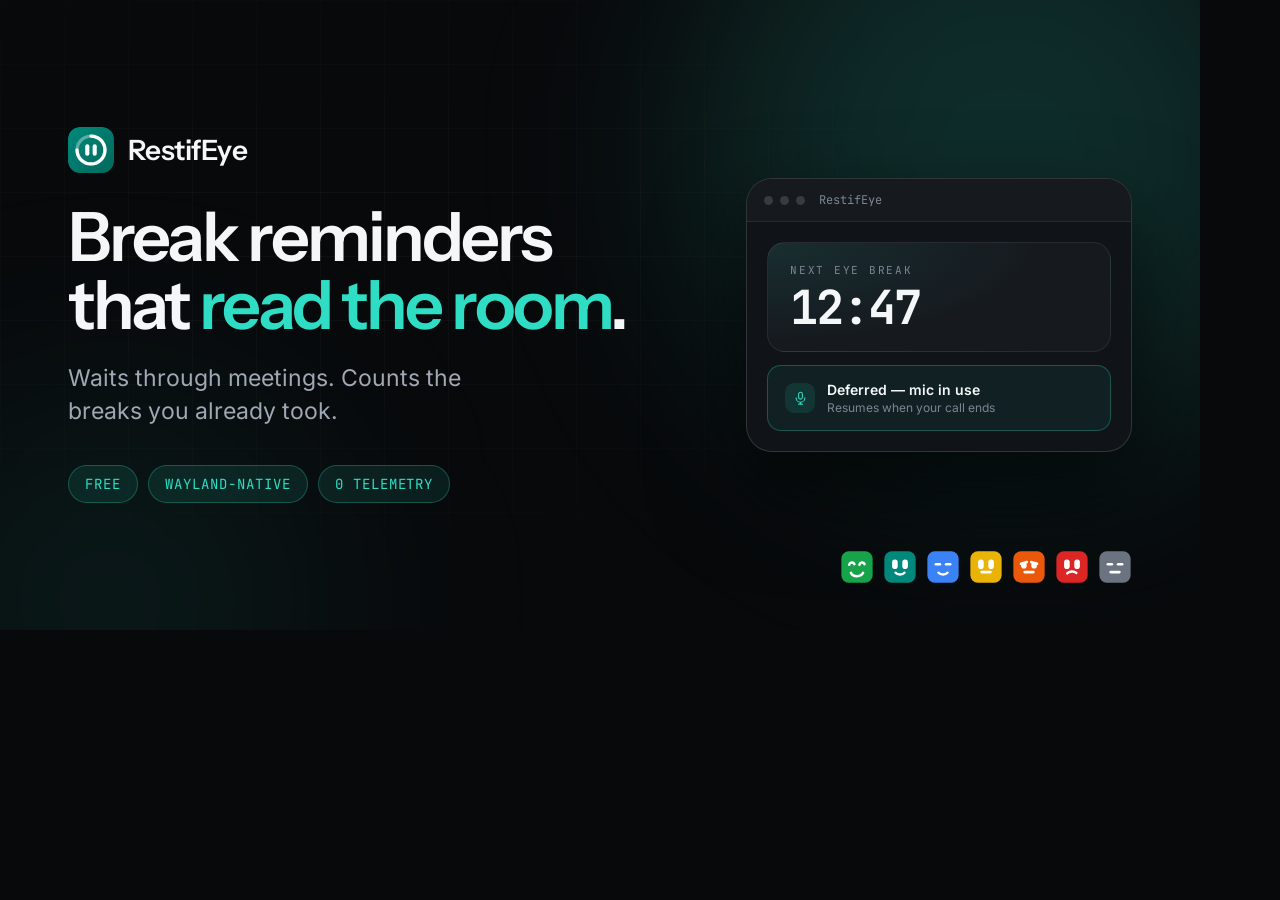
<file: site/og-source.html>
<!DOCTYPE html>
<html lang="en" data-theme="dark">

<head>
  <meta charset="utf-8">
  <style>
    @font-face {
      font-family: 'Instrument Sans';
      src: url('fonts/instrumentsans-latin-var.woff2') format('woff2');
      font-weight: 400 700;
    }

    @font-face {
      font-family: 'Inter';
      src: url('fonts/inter-latin-var.woff2') format('woff2');
      font-weight: 400 700;
    }

    @font-face {
      font-family: 'JetBrains Mono';
      src: url('fonts/jetbrainsmono-latin-var.woff2') format('woff2');
      font-weight: 400 700;
    }

    * {
      margin: 0;
      padding: 0;
      box-sizing: border-box;
    }

    html,
    body {
      width: 1200px;
      height: 630px;
      overflow: hidden;
    }

    body {
      position: relative;
      background: #08090b;
      color: #f4f6f8;
      font-family: 'Inter', system-ui, sans-serif;
      display: flex;
      align-items: center;
      isolation: isolate;
    }

    .grid {
      position: absolute;
      inset: 0;
      z-index: -2;
      background-image:
        linear-gradient(rgba(255, 255, 255, .03) 1px, transparent 1px),
        linear-gradient(90deg, rgba(255, 255, 255, .03) 1px, transparent 1px);
      background-size: 64px 64px;
      mask-image: radial-gradient(ellipse 85% 80% at 30% 40%, #000 10%, transparent 75%);
    }

    .glow {
      position: absolute;
      z-index: -1;
      border-radius: 50%;
      filter: blur(110px);
      width: 620px;
      height: 620px;
      background: rgba(47, 221, 196, .17);
      top: -160px;
      right: -120px;
    }

    .glow2 {
      position: absolute;
      z-index: -1;
      border-radius: 50%;
      filter: blur(120px);
      width: 420px;
      height: 420px;
      background: rgba(47, 221, 196, .08);
      bottom: -180px;
      left: -100px;
    }

    .in {
      display: flex;
      align-items: center;
      gap: 56px;
      padding: 0 68px;
      width: 100%;
    }

    .copy {
      flex: 1 1 auto;
      min-width: 0;
    }

    .brand {
      display: flex;
      align-items: center;
      gap: 14px;
      margin-bottom: 30px;
    }

    .brand img {
      width: 46px;
      height: 46px;
      border-radius: 12px;
      display: block;
    }

    .brand span {
      font-family: 'Instrument Sans', sans-serif;
      font-weight: 600;
      font-size: 28px;
      letter-spacing: -.02em;
    }

    h1 {
      font-family: 'Instrument Sans', sans-serif;
      font-weight: 600;
      font-size: 68px;
      line-height: .99;
      letter-spacing: -.043em;
      max-width: 13ch;
    }

    h1 em {
      font-style: normal;
      color: #2fddc4;
    }

    p {
      margin-top: 24px;
      font-size: 23px;
      line-height: 1.45;
      color: #a0a8b4;
      max-width: 28ch;
    }

    .chips {
      display: flex;
      gap: 10px;
      margin-top: 36px;
      flex-wrap: wrap;
    }

    .chips span {
      font-family: 'JetBrains Mono', monospace;
      font-size: 14px;
      letter-spacing: .07em;
      text-transform: uppercase;
      color: #2fddc4;
      background: rgba(47, 221, 196, .1);
      border: 1px solid rgba(47, 221, 196, .28);
      border-radius: 999px;
      padding: 9px 16px;
    }

    .panel {
      flex: 0 0 386px;
      background: #101317;
      border: 1px solid rgba(255, 255, 255, .14);
      border-radius: 26px;
      box-shadow: 0 40px 90px rgba(0, 0, 0, .65);
      overflow: hidden;
    }

    .bar {
      display: flex;
      align-items: center;
      gap: 7px;
      padding: 13px 17px;
      background: #161a1f;
      border-bottom: 1px solid rgba(255, 255, 255, .075);
    }

    .bar i {
      width: 9px;
      height: 9px;
      border-radius: 50%;
      background: rgba(255, 255, 255, .14);
      display: block;
    }

    .bar b {
      margin-left: 7px;
      font-family: 'JetBrains Mono', monospace;
      font-size: 12px;
      font-weight: 400;
      color: #7c8593;
    }

    .body {
      padding: 20px;
      display: grid;
      gap: 13px;
    }

    .timer {
      padding: 20px 22px;
      border-radius: 18px;
      border: 1px solid rgba(255, 255, 255, .075);
      background:
        radial-gradient(120% 140% at 0% 0%, rgba(47, 221, 196, .1), transparent 65%),
        #161a1f;
    }

    .timer small {
      display: block;
      font-family: 'JetBrains Mono', monospace;
      font-size: 11px;
      letter-spacing: .16em;
      text-transform: uppercase;
      color: #7c8593;
    }

    .timer b {
      display: block;
      margin-top: 7px;
      font-family: 'JetBrains Mono', monospace;
      font-size: 47px;
      font-weight: 700;
      letter-spacing: -.045em;
      line-height: 1;
    }

    .state {
      display: flex;
      align-items: center;
      gap: 12px;
      padding: 15px 17px;
      border-radius: 14px;
      border: 1px solid rgba(47, 221, 196, .28);
      background: rgba(47, 221, 196, .07);
    }

    .state i {
      width: 30px;
      height: 30px;
      flex: none;
      border-radius: 9px;
      background: rgba(47, 221, 196, .1);
      display: grid;
      place-items: center;
    }

    .state svg {
      width: 15px;
      height: 15px;
      stroke: #2fddc4;
      fill: none;
      stroke-width: 1.7;
      stroke-linecap: round;
      stroke-linejoin: round;
    }

    .state b {
      display: block;
      font-size: 14px;
      font-weight: 600;
    }

    .state span {
      display: block;
      font-size: 12px;
      color: #7c8593;
      margin-top: 2px;
    }

    .faces {
      position: absolute;
      right: 68px;
      bottom: 46px;
      display: flex;
      gap: 9px;
    }

    .faces svg {
      width: 34px;
      height: 34px;
      border-radius: 9px;
      display: block;
    }
  </style>
</head>

<body>
  <div class="grid"></div>
  <div class="glow"></div>
  <div class="glow2"></div>

  <div class="in">
    <div class="copy">
      <div class="brand">
        <img src="icon.svg" alt="">
        <span>RestifEye</span>
      </div>
      <h1>Break reminders that <em>read the room</em>.</h1>
      <p>Waits through meetings. Counts the breaks you already took.</p>
      <div class="chips">
        <span>Free</span>
        <span>Wayland-native</span>
        <span>0 telemetry</span>
      </div>
    </div>

    <div class="panel">
      <div class="bar">
        <i></i><i></i><i></i><b>RestifEye</b>
      </div>
      <div class="body">
        <div class="timer">
          <small>Next eye break</small>
          <b>12:47</b>
        </div>
        <div class="state">
          <i>
            <svg viewBox="0 0 24 24">
              <rect x="9" y="2" width="6" height="11" rx="3" />
              <path d="M5 11a7 7 0 0 0 14 0M12 18v3M9 21h6" />
            </svg>
          </i>
          <div>
            <b>Deferred — mic in use</b>
            <span>Resumes when your call ends</span>
          </div>
        </div>
      </div>
    </div>
  </div>

  <div class="faces" id="faces"></div>

  <script>
    var MOODS = [
      { c: '#16a34a', e: 'happy', m: 'grin' },
      { c: '#00897b', e: 'open', m: 'smile' },
      { c: '#3b82f6', e: 'closed', m: 'smile' },
      { c: '#eab308', e: 'open', m: 'flat' },
      { c: '#ea580c', e: 'droopy', m: 'flat' },
      { c: '#dc2626', e: 'open', m: 'frown' },
      { c: '#6b7280', e: 'closed', m: 'flat' }
    ];
    var EYES = {
      open: '<rect x="30.5" y="32" width="9" height="20" rx="4.5" fill="#fff"/><rect x="60.5" y="32" width="9" height="20" rx="4.5" fill="#fff"/>',
      happy: '<path d="M27.16 43.41A8 8 0 0 1 42.22 41.57"/><path d="M57.16 43.41A8 8 0 0 1 72.22 41.57"/>',
      closed: '<path d="M29 42h12"/><path d="M59 42h12"/>',
      droopy: '<rect x="30.5" y="39.5" width="9" height="11" rx="4.5" fill="#fff"/><rect x="60.5" y="39.5" width="9" height="11" rx="4.5" fill="#fff"/><path d="M26.5 40.5 43.5 35.5"/><path d="M73.5 40.5 56.5 35.5"/>'
    };
    var MOUTHS = {
      grin: '<path d="M67.85 67.14A19 15 0 0 1 32.16 67.18"/>',
      smile: '<path d="M63.02 66.97A15 10 0 0 1 36.99 66.97"/>',
      flat: '<path d="M37 65h26"/>',
      frown: '<path d="M36.10 68.56A16 11 0 0 1 62.61 67.23"/>'
    };
    document.getElementById('faces').innerHTML = MOODS.map(function (m) {
      return '<svg viewBox="0 0 100 100"><rect x="4" y="4" width="92" height="92" rx="22" fill="' + m.c + '"/>' +
        '<g fill="none" stroke="#fff" stroke-width="7.5" stroke-linecap="round">' + EYES[m.e] + MOUTHS[m.m] + '</g></svg>';
    }).join('');
  </script>
</body>

</html>
</file>
<file: site/style.css>
@font-face {
  font-family: 'Instrument Sans';
  src: url('fonts/instrumentsans-latin-var.woff2') format('woff2');
  font-weight: 400 700;
  font-style: normal;
  font-display: swap;
}

@font-face {
  font-family: 'Inter';
  src: url('fonts/inter-latin-var.woff2') format('woff2');
  font-weight: 400 700;
  font-style: normal;
  font-display: swap;
}

@font-face {
  font-family: 'JetBrains Mono';
  src: url('fonts/jetbrainsmono-latin-var.woff2') format('woff2');
  font-weight: 400 700;
  font-style: normal;
  font-display: swap;
}

:root {
  --canvas: #08090b;
  --canvas-2: #0b0d10;
  --surface: #101317;
  --surface-2: #161a1f;
  --surface-3: #1d222a;
  --line: rgba(255, 255, 255, .075);
  --line-2: rgba(255, 255, 255, .14);
  --ink: #f4f6f8;
  --ink-2: #a0a8b4;
  --ink-3: #7c8593;
  --accent: #2fddc4;
  --accent-2: #17b79e;
  --accent-ink: #04120f;
  --accent-soft: rgba(47, 221, 196, .1);
  --accent-line: rgba(47, 221, 196, .28);
  --glow: rgba(47, 221, 196, .16);
  --grid-line: rgba(255, 255, 255, .028);
  --sh-1: 0 1px 2px rgba(0, 0, 0, .5);
  --sh-2: 0 10px 34px rgba(0, 0, 0, .5);
  --sh-3: 0 34px 90px rgba(0, 0, 0, .62);
  --mood-great: #16a34a;
  --mood-good: #00897b;
  --mood-rest: #3b82f6;
  --mood-slip: #eab308;
  --mood-tired: #ea580c;
  --mood-ignore: #dc2626;
  --mood-paused: #6b7280;
  --font-display: 'Instrument Sans', 'Inter', system-ui, -apple-system, 'Segoe UI', sans-serif;
  --font-sans: 'Inter', system-ui, -apple-system, 'Segoe UI', Roboto, sans-serif;
  --font-mono: 'JetBrains Mono', ui-monospace, 'SF Mono', Menlo, monospace;
  --r-1: 10px;
  --r-2: 14px;
  --r-3: 20px;
  --r-4: 28px;
  --r-full: 999px;
  --shell: 1160px;
  --ease: cubic-bezier(.4, 0, .2, 1);
  --ease-out: cubic-bezier(.16, 1, .3, 1);
  color-scheme: dark;
}

@media (prefers-color-scheme: light) {
  :root:not([data-theme="dark"]) {
    --canvas: #fbfbfc;
    --canvas-2: #f4f5f7;
    --surface: #ffffff;
    --surface-2: #f7f8fa;
    --surface-3: #eef0f4;
    --line: rgba(9, 12, 16, .085);
    --line-2: rgba(9, 12, 16, .17);
    --ink: #0b0e12;
    --ink-2: #4e5966;
    --ink-3: #626d7a;
    --accent: #00847a;
    --accent-2: #006c63;
    --accent-ink: #ffffff;
    --accent-soft: rgba(0, 132, 122, .07);
    --accent-line: rgba(0, 132, 122, .24);
    --glow: rgba(0, 132, 122, .13);
    --grid-line: rgba(9, 12, 16, .035);
    --sh-1: 0 1px 2px rgba(16, 24, 40, .06);
    --sh-2: 0 10px 34px rgba(16, 24, 40, .08);
    --sh-3: 0 34px 90px rgba(16, 24, 40, .12);
    color-scheme: light;
  }
}

:root[data-theme="light"] {
  --canvas: #fbfbfc;
  --canvas-2: #f4f5f7;
  --surface: #ffffff;
  --surface-2: #f7f8fa;
  --surface-3: #eef0f4;
  --line: rgba(9, 12, 16, .085);
  --line-2: rgba(9, 12, 16, .17);
  --ink: #0b0e12;
  --ink-2: #4e5966;
  --ink-3: #626d7a;
  --accent: #00847a;
  --accent-2: #006c63;
  --accent-ink: #ffffff;
  --accent-soft: rgba(0, 132, 122, .07);
  --accent-line: rgba(0, 132, 122, .24);
  --glow: rgba(0, 132, 122, .13);
  --grid-line: rgba(9, 12, 16, .035);
  --sh-1: 0 1px 2px rgba(16, 24, 40, .06);
  --sh-2: 0 10px 34px rgba(16, 24, 40, .08);
  --sh-3: 0 34px 90px rgba(16, 24, 40, .12);
  color-scheme: light;
}

*,
*::before,
*::after {
  margin: 0;
  padding: 0;
  box-sizing: border-box;
}

html {
  scroll-behavior: smooth;
  scroll-padding-top: 88px;
  -webkit-text-size-adjust: 100%;
}

body {
  font-family: var(--font-sans);
  font-size: 1rem;
  line-height: 1.65;
  color: var(--ink);
  background: var(--canvas);
  -webkit-font-smoothing: antialiased;
  -moz-osx-font-smoothing: grayscale;
  font-feature-settings: 'cv11', 'ss01';
  overflow-x: hidden;
}

h1,
h2,
h3,
h4 {
  font-family: var(--font-display);
  font-weight: 600;
  line-height: 1.08;
  letter-spacing: -.03em;
  text-wrap: balance;
}

p {
  text-wrap: pretty;
}

a {
  color: var(--accent);
  text-decoration: none;
}

a:hover {
  text-decoration: underline;
  text-underline-offset: 3px;
}

img,
svg {
  display: block;
  max-width: 100%;
}

code,
kbd,
pre {
  font-family: var(--font-mono);
  font-variant-ligatures: none;
}

button {
  font: inherit;
  color: inherit;
  background: none;
  border: 0;
  cursor: pointer;
}

::selection {
  background: var(--accent);
  color: var(--accent-ink);
}

:focus-visible {
  outline: 2px solid var(--accent);
  outline-offset: 3px;
  border-radius: 4px;
}

.skip {
  position: absolute;
  left: 50%;
  top: 0;
  transform: translate(-50%, -140%);
  z-index: 200;
  background: var(--accent);
  color: var(--accent-ink);
  font-weight: 600;
  font-size: .875rem;
  padding: .7rem 1.25rem;
  border-radius: 0 0 var(--r-2) var(--r-2);
  transition: transform .2s var(--ease);
}

.skip:focus {
  transform: translate(-50%, 0);
  text-decoration: none;
}

.sr-only {
  position: absolute;
  width: 1px;
  height: 1px;
  padding: 0;
  overflow: hidden;
  clip: rect(0 0 0 0);
  white-space: nowrap;
  border: 0;
}

.shell {
  width: 100%;
  max-width: var(--shell);
  margin-inline: auto;
  padding-inline: clamp(1.25rem, 4vw, 2.5rem);
}

.section {
  padding-block: clamp(3.25rem, 5.5vw, 5rem);
  position: relative;
}

.section--tight {
  padding-block: clamp(3rem, 5vw, 4.5rem);
}

.rule {
  height: 1px;
  background: linear-gradient(90deg, transparent, var(--line-2), transparent);
  border: 0;
}

.eyebrow {
  display: inline-flex;
  align-items: center;
  gap: .5rem;
  font-family: var(--font-mono);
  font-size: .7rem;
  font-weight: 500;
  letter-spacing: .18em;
  text-transform: uppercase;
  color: var(--accent);
}

.eyebrow::before {
  content: '';
  width: 1.75rem;
  height: 1px;
  background: currentColor;
  opacity: .55;
}

.section-head {
  max-width: 46rem;
  margin-bottom: clamp(2.5rem, 5vw, 4rem);
}

.section-head h2 {
  font-size: clamp(1.85rem, 3.6vw, 2.85rem);
  margin-top: 1rem;
}

.section-head .lede {
  margin-top: 1.1rem;
  font-size: clamp(1rem, 1.4vw, 1.1rem);
  color: var(--ink-2);
  max-width: 40rem;
}

.nav {
  position: sticky;
  top: 0;
  z-index: 100;
  background: color-mix(in srgb, var(--canvas) 72%, transparent);
  backdrop-filter: saturate(180%) blur(20px);
  -webkit-backdrop-filter: saturate(180%) blur(20px);
  border-bottom: 1px solid transparent;
  transition: border-color .3s var(--ease), background .3s var(--ease);
}

.nav[data-stuck="true"] {
  border-bottom-color: var(--line);
}

.nav__in {
  display: flex;
  align-items: center;
  gap: 1rem;
  height: 68px;
  max-width: var(--shell);
  margin-inline: auto;
  padding-inline: clamp(1.25rem, 4vw, 2.5rem);
}

.brand {
  display: inline-flex;
  align-items: center;
  gap: .625rem;
  color: var(--ink);
  font-family: var(--font-display);
  font-weight: 600;
  font-size: 1.02rem;
  letter-spacing: -.02em;
}

.brand:hover {
  text-decoration: none;
}

.brand img {
  width: 26px;
  height: 26px;
  border-radius: 7px;
}

.nav__links {
  margin-left: auto;
  display: flex;
  align-items: center;
  gap: .125rem;
}

.nav__links a {
  color: var(--ink-2);
  font-size: .875rem;
  font-weight: 500;
  padding: .5rem .75rem;
  border-radius: var(--r-full);
  transition: color .16s var(--ease), background .16s var(--ease);
}

.nav__links a:hover {
  color: var(--ink);
  background: var(--surface-2);
  text-decoration: none;
}

.nav__actions {
  display: flex;
  align-items: center;
  gap: .5rem;
  margin-left: .75rem;
}

.icon-btn {
  width: 36px;
  height: 36px;
  display: grid;
  place-items: center;
  border-radius: var(--r-full);
  color: var(--ink-2);
  border: 1px solid var(--line);
  transition: color .16s var(--ease), background .16s var(--ease), border-color .16s var(--ease);
}

.icon-btn:hover {
  color: var(--ink);
  background: var(--surface-2);
  border-color: var(--line-2);
}

.icon-btn svg {
  width: 17px;
  height: 17px;
}

.theme-toggle .sun {
  display: none;
}

:root[data-theme="light"] .theme-toggle .sun,
.theme-toggle .moon {
  display: block;
}

:root[data-theme="light"] .theme-toggle .moon {
  display: none;
}

@media (prefers-color-scheme: light) {
  :root:not([data-theme="dark"]) .theme-toggle .moon {
    display: none;
  }

  :root:not([data-theme="dark"]) .theme-toggle .sun {
    display: block;
  }
}

.nav__toggle {
  display: none;
}

.btn {
  display: inline-flex;
  align-items: center;
  justify-content: center;
  gap: .55rem;
  font-family: var(--font-sans);
  font-weight: 600;
  font-size: .9375rem;
  letter-spacing: -.01em;
  line-height: 1;
  padding: .875rem 1.375rem;
  border-radius: var(--r-full);
  border: 1px solid transparent;
  white-space: nowrap;
  transition: transform .18s var(--ease), box-shadow .18s var(--ease), background .18s var(--ease), border-color .18s var(--ease), color .18s var(--ease);
}

.btn:hover {
  text-decoration: none;
  transform: translateY(-1px);
}

.btn:active {
  transform: translateY(0);
}

.btn svg {
  width: 17px;
  height: 17px;
  flex: none;
}

.btn--primary {
  background: var(--accent);
  color: var(--accent-ink);
  box-shadow: 0 0 0 1px var(--accent-line), 0 8px 28px var(--glow);
}

.btn--primary:hover {
  background: color-mix(in srgb, var(--accent) 88%, white);
  box-shadow: 0 0 0 1px var(--accent-line), 0 12px 36px var(--glow);
}

.btn--ghost {
  background: var(--surface);
  color: var(--ink);
  border-color: var(--line-2);
}

.btn--ghost:hover {
  background: var(--surface-2);
  border-color: var(--ink-3);
}

.btn--quiet {
  background: transparent;
  color: var(--ink-2);
  padding-inline: .5rem;
}

.btn--quiet:hover {
  color: var(--ink);
}

.btn--sm {
  padding: .7rem 1.1rem;
  font-size: .875rem;
}

.btn--wide {
  width: 100%;
}

.btn--nav {
  padding: .55rem 1.05rem;
  font-size: .875rem;
}

.btn__meta {
  font-family: var(--font-mono);
  font-size: .72rem;
  font-weight: 400;
  opacity: .72;
}

.hero {
  position: relative;
  padding-block: clamp(3.5rem, 8vw, 6.5rem) clamp(4rem, 8vw, 7rem);
  overflow: hidden;
  isolation: isolate;
}

.hero__field {
  position: absolute;
  inset: 0;
  z-index: -1;
  pointer-events: none;
  background-image:
    linear-gradient(var(--grid-line) 1px, transparent 1px),
    linear-gradient(90deg, var(--grid-line) 1px, transparent 1px);
  background-size: 64px 64px;
  mask-image: radial-gradient(ellipse 90% 65% at 50% 20%, #000 20%, transparent 78%);
  -webkit-mask-image: radial-gradient(ellipse 90% 65% at 50% 20%, #000 20%, transparent 78%);
}

.hero__glow {
  position: absolute;
  z-index: -1;
  border-radius: 50%;
  filter: blur(120px);
  pointer-events: none;
}

.hero__glow--a {
  width: 46vw;
  height: 46vw;
  max-width: 620px;
  max-height: 620px;
  background: var(--glow);
  top: -18%;
  right: -6%;
  animation: drift 24s var(--ease) infinite alternate;
}

.hero__glow--b {
  width: 34vw;
  height: 34vw;
  max-width: 460px;
  max-height: 460px;
  background: color-mix(in srgb, var(--accent) 9%, transparent);
  bottom: -22%;
  left: -10%;
  animation: drift 30s var(--ease) infinite alternate-reverse;
}

@keyframes drift {
  from {
    transform: translate3d(0, 0, 0) scale(1);
  }

  to {
    transform: translate3d(-40px, 34px, 0) scale(1.08);
  }
}

.hero__grid {
  display: grid;
  grid-template-columns: minmax(0, 1.02fr) minmax(0, .98fr);
  gap: clamp(2.5rem, 5vw, 4.5rem);
  align-items: center;
}

.hero__copy {
  max-width: 34rem;
}

.pill {
  display: inline-flex;
  align-items: center;
  gap: .5rem;
  font-family: var(--font-mono);
  font-size: .7rem;
  font-weight: 500;
  letter-spacing: .12em;
  text-transform: uppercase;
  color: var(--ink-2);
  background: var(--surface);
  border: 1px solid var(--line);
  border-radius: var(--r-full);
  padding: .4rem .85rem .4rem .55rem;
}

.pill strong {
  color: var(--accent);
  font-weight: 500;
}

.pill__dot {
  width: 6px;
  height: 6px;
  border-radius: 50%;
  background: var(--accent);
  box-shadow: 0 0 0 3px var(--accent-soft);
  animation: pulse 2.6s var(--ease) infinite;
}

@keyframes pulse {

  0%,
  100% {
    opacity: 1;
    box-shadow: 0 0 0 3px var(--accent-soft);
  }

  50% {
    opacity: .55;
    box-shadow: 0 0 0 6px transparent;
  }
}

.hero h1 {
  font-size: clamp(2.6rem, 6.1vw, 4.15rem);
  letter-spacing: -.042em;
  line-height: .99;
  margin-top: 1.5rem;
}

.hero h1 .accent {
  color: var(--accent);
  position: relative;
  white-space: nowrap;
}

.hero__lede {
  font-size: clamp(1.05rem, 1.55vw, 1.2rem);
  color: var(--ink-2);
  margin-top: 1.5rem;
  max-width: 32rem;
}

.hero__lede strong {
  color: var(--ink);
  font-weight: 500;
}

.hero__cta {
  display: flex;
  flex-wrap: wrap;
  gap: .75rem;
  margin-top: 2.25rem;
}

.hero__fine {
  margin-top: 1rem;
  font-family: var(--font-mono);
  font-size: .75rem;
  color: var(--ink-3);
  letter-spacing: .02em;
}

.hero__proof {
  display: flex;
  flex-wrap: wrap;
  gap: .5rem 1.5rem;
  margin-top: 2.5rem;
  padding-top: 1.75rem;
  border-top: 1px solid var(--line);
  list-style: none;
}

.hero__proof li {
  display: inline-flex;
  align-items: center;
  gap: .45rem;
  font-size: .8125rem;
  color: var(--ink-2);
}

.hero__proof svg {
  width: 14px;
  height: 14px;
  color: var(--accent);
  flex: none;
}

.stage {
  position: relative;
  min-width: 0;
}

.app {
  position: relative;
  z-index: 2;
  background: var(--surface);
  border: 1px solid var(--line-2);
  border-radius: var(--r-4);
  box-shadow: var(--sh-3);
  overflow: hidden;
  transform: perspective(1400px) rotateY(-6deg) rotateX(2deg);
  transform-origin: center left;
  transition: transform .7s var(--ease-out);
}

.stage:hover .app {
  transform: perspective(1400px) rotateY(-2deg) rotateX(0deg);
}

.app__bar {
  display: flex;
  align-items: center;
  gap: .5rem;
  padding: .8rem 1.1rem;
  border-bottom: 1px solid var(--line);
  background: var(--surface-2);
}

.app__dot {
  width: 9px;
  height: 9px;
  border-radius: 50%;
  background: var(--line-2);
}

.app__title {
  margin-left: .5rem;
  font-size: .75rem;
  font-weight: 500;
  color: var(--ink-3);
  font-family: var(--font-mono);
  letter-spacing: .02em;
}

.app__body {
  padding: 1.4rem;
  display: grid;
  gap: 1rem;
}

.timer {
  display: grid;
  grid-template-columns: 1fr auto;
  align-items: center;
  gap: 1rem;
  padding: 1.25rem 1.4rem;
  border-radius: var(--r-3);
  background:
    radial-gradient(120% 140% at 0% 0%, var(--accent-soft), transparent 65%),
    var(--surface-2);
  border: 1px solid var(--line);
}

.timer__label {
  font-family: var(--font-mono);
  font-size: .66rem;
  letter-spacing: .16em;
  text-transform: uppercase;
  color: var(--ink-3);
}

.timer__value {
  display: block;
  font-family: var(--font-mono);
  font-size: clamp(2.1rem, 4.4vw, 2.9rem);
  font-weight: 700;
  line-height: 1.05;
  letter-spacing: -.045em;
  font-variant-numeric: tabular-nums;
  color: var(--ink);
  margin-top: .35rem;
}

.timer__sub {
  display: block;
  font-size: .78rem;
  color: var(--ink-3);
  margin-top: .35rem;
}

.ring {
  width: 74px;
  height: 74px;
  flex: none;
}

.ring circle {
  fill: none;
  stroke-width: 7;
  stroke-linecap: round;
}

.ring__track {
  stroke: var(--line-2);
}

.ring__fill {
  stroke: var(--accent);
  stroke-dasharray: 201;
  transition: stroke-dashoffset 1s linear;
}

.state {
  display: flex;
  align-items: flex-start;
  gap: .75rem;
  padding: .95rem 1.1rem;
  border-radius: var(--r-2);
  border: 1px solid var(--line);
  background: var(--surface-2);
  transition: border-color .4s var(--ease), background .4s var(--ease);
}

.state[data-active="true"] {
  border-color: var(--accent-line);
  background: color-mix(in srgb, var(--accent) 7%, var(--surface-2));
}

.state__icon {
  width: 30px;
  height: 30px;
  flex: none;
  display: grid;
  place-items: center;
  border-radius: 9px;
  background: var(--surface-3);
  color: var(--ink-2);
}

.state[data-active="true"] .state__icon {
  background: var(--accent-soft);
  color: var(--accent);
}

.state__icon svg {
  width: 15px;
  height: 15px;
}

.state__text b {
  display: block;
  font-size: .84rem;
  font-weight: 600;
  letter-spacing: -.01em;
}

.state__text span {
  display: block;
  font-size: .76rem;
  color: var(--ink-3);
  margin-top: .1rem;
}

.stats {
  display: grid;
  grid-template-columns: repeat(3, minmax(0, 1fr));
  gap: .625rem;
}

.stat {
  padding: .8rem .85rem;
  border-radius: var(--r-2);
  background: var(--surface-2);
  border: 1px solid var(--line);
}

.stat small {
  display: block;
  font-size: .66rem;
  color: var(--ink-3);
  letter-spacing: .04em;
  text-transform: uppercase;
  font-family: var(--font-mono);
}

.stat b {
  display: block;
  font-size: 1.05rem;
  font-weight: 600;
  letter-spacing: -.02em;
  margin-top: .25rem;
  font-variant-numeric: tabular-nums;
}

.toast {
  position: absolute;
  z-index: 3;
  left: clamp(-3rem, -4vw, -1.5rem);
  bottom: -4.5rem;
  width: min(17.5rem, 72%);
  background: var(--surface);
  border: 1px solid var(--line-2);
  border-radius: var(--r-3);
  box-shadow: var(--sh-3);
  padding: .95rem 1rem;
  animation: floaty 7s var(--ease) infinite alternate;
}

@keyframes floaty {
  from {
    transform: translateY(0);
  }

  to {
    transform: translateY(-12px);
  }
}

.toast__top {
  display: flex;
  align-items: center;
  gap: .55rem;
}

.toast__top img {
  width: 18px;
  height: 18px;
  border-radius: 5px;
}

.toast__top span {
  font-family: var(--font-mono);
  font-size: .66rem;
  letter-spacing: .1em;
  text-transform: uppercase;
  color: var(--ink-3);
}

.toast__top time {
  margin-left: auto;
  font-size: .68rem;
  color: var(--ink-3);
}

.toast p {
  font-size: .84rem;
  margin-top: .5rem;
  line-height: 1.45;
}

.toast__row {
  display: flex;
  gap: .4rem;
  margin-top: .75rem;
}

.toast__row span {
  font-size: .72rem;
  font-weight: 600;
  padding: .35rem .6rem;
  border-radius: var(--r-full);
  border: 1px solid var(--line-2);
  color: var(--ink-2);
}

.toast__row span:first-child {
  background: var(--accent);
  color: var(--accent-ink);
  border-color: transparent;
}

.tray-chip {
  position: absolute;
  z-index: 3;
  right: -.75rem;
  top: 8%;
  display: flex;
  align-items: center;
  gap: .55rem;
  padding: .5rem .85rem .5rem .5rem;
  background: var(--surface);
  border: 1px solid var(--line-2);
  border-radius: var(--r-full);
  box-shadow: var(--sh-2);
}

.tray-chip svg {
  width: 26px;
  height: 26px;
}

.tray-chip span {
  font-size: .75rem;
  color: var(--ink-2);
  white-space: nowrap;
}

.marquee {
  border-block: 1px solid var(--line);
  background: var(--canvas-2);
  padding-block: 1.4rem;
}

.marquee__in {
  display: flex;
  flex-wrap: wrap;
  align-items: center;
  justify-content: center;
  gap: .75rem clamp(1.25rem, 3vw, 2.5rem);
  font-family: var(--font-mono);
  font-size: .7rem;
  letter-spacing: .08em;
  text-transform: uppercase;
  color: var(--ink-3);
}

.marquee__in span {
  display: inline-flex;
  align-items: center;
  gap: .5rem;
}

.marquee__in svg {
  width: 14px;
  height: 14px;
  color: var(--accent);
}

.bento {
  display: grid;
  grid-template-columns: repeat(6, minmax(0, 1fr));
  gap: 1rem;
}

.tile {
  position: relative;
  background: var(--surface);
  border: 1px solid var(--line);
  border-radius: var(--r-4);
  padding: clamp(1.5rem, 2.4vw, 2rem);
  overflow: hidden;
  transition: border-color .25s var(--ease), transform .25s var(--ease), box-shadow .25s var(--ease);
}

.tile::after {
  content: '';
  position: absolute;
  inset: 0;
  border-radius: inherit;
  pointer-events: none;
  opacity: 0;
  background: radial-gradient(420px circle at var(--mx, 50%) var(--my, 0%), var(--accent-soft), transparent 62%);
  transition: opacity .3s var(--ease);
}

.tile:hover {
  border-color: var(--line-2);
  transform: translateY(-3px);
  box-shadow: var(--sh-2);
}

.tile:hover::after {
  opacity: 1;
}

.tile--wide {
  grid-column: span 4;
}

.tile--half {
  grid-column: span 2;
}

.tile--full {
  grid-column: span 6;
}

.tile__icon {
  width: 40px;
  height: 40px;
  display: grid;
  place-items: center;
  border-radius: 12px;
  background: var(--accent-soft);
  border: 1px solid var(--accent-line);
  color: var(--accent);
  margin-bottom: 1.1rem;
}

.tile__icon svg {
  width: 19px;
  height: 19px;
}

.tile h3 {
  font-size: 1.1rem;
  letter-spacing: -.02em;
}

.tile p {
  font-size: .9375rem;
  color: var(--ink-2);
  margin-top: .55rem;
  line-height: 1.6;
  max-width: 34rem;
}

.tile__tag {
  position: absolute;
  top: 1.35rem;
  right: 1.35rem;
  font-family: var(--font-mono);
  font-size: .62rem;
  letter-spacing: .12em;
  text-transform: uppercase;
  color: var(--accent);
  background: var(--accent-soft);
  border: 1px solid var(--accent-line);
  border-radius: var(--r-full);
  padding: .25rem .6rem;
}

.defer {
  margin-top: 1.75rem;
  display: grid;
  gap: .5rem;
}

.defer__row {
  display: grid;
  grid-template-columns: 118px 1fr;
  align-items: center;
  gap: .75rem;
  font-size: .8rem;
}

.defer__key {
  font-family: var(--font-mono);
  font-size: .7rem;
  letter-spacing: .05em;
  color: var(--ink-3);
  text-transform: uppercase;
}

.defer__bar {
  height: 26px;
  border-radius: var(--r-1);
  background: var(--surface-2);
  border: 1px solid var(--line);
  display: flex;
  align-items: center;
  padding-inline: .6rem;
  font-size: .72rem;
  color: var(--ink-2);
  position: relative;
  overflow: hidden;
}

.defer__bar::before {
  content: '';
  position: absolute;
  inset: 0;
  width: var(--w, 0%);
  background: var(--accent-soft);
  border-right: 1px solid var(--accent-line);
}

.defer__bar span {
  position: relative;
}

.defer__bar[data-tone="cap"]::before {
  background: color-mix(in srgb, var(--mood-tired) 14%, transparent);
  border-right-color: color-mix(in srgb, var(--mood-tired) 45%, transparent);
}

.privacy-net {
  display: flex;
  flex-wrap: wrap;
  gap: .5rem;
  margin-top: 1.5rem;
}

.privacy-net span {
  font-family: var(--font-mono);
  font-size: .72rem;
  padding: .4rem .75rem;
  border-radius: var(--r-full);
  border: 1px solid var(--line);
  color: var(--ink-3);
  background: var(--surface-2);
  text-decoration: line-through;
  text-decoration-color: var(--mood-ignore);
  text-decoration-thickness: 1.5px;
}

.privacy-net span.keep {
  color: var(--accent);
  border-color: var(--accent-line);
  background: var(--accent-soft);
  text-decoration: none;
}

.track {
  margin-top: 1.6rem;
}

.track__due {
  display: inline-flex;
  align-items: center;
  gap: .5rem;
  font-family: var(--font-mono);
  font-size: .66rem;
  letter-spacing: .14em;
  text-transform: uppercase;
  color: var(--ink-3);
  margin-bottom: .7rem;
}

.track__pip {
  width: 7px;
  height: 7px;
  border-radius: 50%;
  background: var(--accent);
  box-shadow: 0 0 0 3px var(--accent-soft);
}

.track__lane {
  display: flex;
  align-items: center;
  gap: .4rem;
  flex-wrap: wrap;
}

.seg {
  display: inline-flex;
  align-items: center;
  gap: .4rem;
  font-family: var(--font-mono);
  font-size: .68rem;
  letter-spacing: .03em;
  padding: .45rem .7rem;
  border-radius: var(--r-1);
  border: 1px dashed var(--line-2);
  background: var(--surface-2);
  color: var(--ink-3);
  white-space: nowrap;
}

.seg svg {
  width: 13px;
  height: 13px;
  flex: none;
}

.seg--go {
  border-style: solid;
  border-color: var(--accent-line);
  background: var(--accent-soft);
  color: var(--accent);
}

.track__arrow {
  width: 15px;
  height: 15px;
  flex: none;
  color: var(--ink-3);
  margin-inline: .1rem;
}

.track__cap {
  display: block;
  margin-top: .9rem;
  font-family: var(--font-mono);
  font-size: .66rem;
  letter-spacing: .1em;
  text-transform: uppercase;
  color: var(--ink-3);
}

.track__cap b {
  color: var(--mood-tired);
  font-weight: 500;
}

.credit {
  margin-top: 1.6rem;
  display: flex;
  align-items: center;
  gap: .9rem;
  flex-wrap: wrap;
}

.credit__set {
  display: grid;
  gap: .4rem;
}

.credit__set span {
  display: inline-flex;
  align-items: center;
  gap: .5rem;
  font-size: .8rem;
  color: var(--ink-2);
}

.credit__set svg {
  width: 15px;
  height: 15px;
  color: var(--ink-3);
  flex: none;
}

.credit__arrow {
  width: 16px;
  height: 16px;
  flex: none;
  color: var(--ink-3);
}

.credit__out {
  display: inline-flex;
  align-items: center;
  gap: .45rem;
  font-family: var(--font-mono);
  font-size: .72rem;
  letter-spacing: .04em;
  padding: .55rem .9rem;
  border-radius: var(--r-full);
  background: var(--accent-soft);
  border: 1px solid var(--accent-line);
  color: var(--accent);
}

.credit__out svg {
  width: 14px;
  height: 14px;
}

.tiers {
  margin-top: 1.6rem;
  display: grid;
  gap: .65rem;
}

.tier {
  display: grid;
  grid-template-columns: 58px 1fr;
  align-items: center;
  gap: .7rem;
}

.tier__k {
  font-family: var(--font-mono);
  font-size: .62rem;
  letter-spacing: .1em;
  text-transform: uppercase;
  color: var(--ink-3);
}

.tier__d {
  display: flex;
  gap: .35rem;
  flex-wrap: wrap;
}

.tier__d i {
  width: 10px;
  height: 10px;
  border-radius: 50%;
  background: var(--accent);
}

.tier:nth-child(2) .tier__d i {
  opacity: .62;
}

.tier:nth-child(3) .tier__d i {
  opacity: .34;
}

.notif {
  margin-top: 1.6rem;
  padding: .85rem .95rem;
  border-radius: var(--r-2);
  border: 1px solid var(--line-2);
  background: var(--surface-2);
}

.notif__h {
  display: flex;
  align-items: center;
  gap: .45rem;
  font-family: var(--font-mono);
  font-size: .6rem;
  letter-spacing: .12em;
  text-transform: uppercase;
  color: var(--ink-3);
}

.notif__h img {
  width: 14px;
  height: 14px;
  border-radius: 4px;
}

.notif p {
  font-size: .82rem;
  margin-top: .5rem;
}

.notif__b {
  display: flex;
  gap: .35rem;
  margin-top: .7rem;
  flex-wrap: wrap;
}

.notif__b span {
  font-size: .68rem;
  font-weight: 600;
  padding: .32rem .6rem;
  border-radius: var(--r-full);
  border: 1px solid var(--line-2);
  color: var(--ink-2);
}

.notif__b span:first-child {
  background: var(--accent);
  color: var(--accent-ink);
  border-color: transparent;
}

.spark {
  margin-top: 1.6rem;
}

.spark__bars {
  display: flex;
  align-items: flex-end;
  gap: .4rem;
  height: 78px;
}

.spark__bars i {
  flex: 1;
  height: var(--h, 40%);
  border-radius: 4px 4px 0 0;
  background: var(--accent-soft);
  border: 1px solid var(--accent-line);
  border-bottom: 0;
}

.spark__bars i.hot {
  background: var(--accent);
  border-color: var(--accent);
}

.spark__x {
  display: flex;
  gap: .4rem;
  margin-top: .45rem;
  font-family: var(--font-mono);
  font-size: .6rem;
  color: var(--ink-3);
}

.spark__x span {
  flex: 1;
  text-align: center;
}

.journey {
  list-style: none;
  position: relative;
  display: grid;
  grid-template-columns: repeat(4, minmax(0, 1fr));
  gap: 1.25rem;
}

.journey::before {
  content: '';
  position: absolute;
  left: 12%;
  right: 12%;
  top: 29px;
  height: 1px;
  background: linear-gradient(90deg, var(--accent-line), var(--line-2), var(--line));
}

.journey li {
  position: relative;
  text-align: center;
}

.jicon {
  width: 60px;
  height: 60px;
  margin-inline: auto;
  display: grid;
  place-items: center;
  border-radius: 50%;
  background: var(--surface);
  border: 1px solid var(--line-2);
  color: var(--accent);
  transition: border-color .25s var(--ease), transform .25s var(--ease);
}

.journey li:hover .jicon {
  border-color: var(--accent-line);
  transform: translateY(-3px);
}

.jicon svg {
  width: 23px;
  height: 23px;
}

.journey b {
  display: block;
  margin-top: 1.1rem;
  font-family: var(--font-display);
  font-size: 1.02rem;
  font-weight: 600;
  letter-spacing: -.022em;
}

.journey small {
  display: block;
  margin-top: .35rem;
  font-size: .82rem;
  color: var(--ink-2);
  line-height: 1.5;
}

.showcase {
  margin-top: clamp(2.5rem, 5vw, 4rem);
  display: grid;
  grid-template-columns: minmax(0, 1.1fr) minmax(0, .9fr);
  gap: clamp(1.5rem, 4vw, 3.5rem);
  align-items: center;
  padding: clamp(1.5rem, 3vw, 2.5rem);
  border: 1px solid var(--line);
  border-radius: var(--r-4);
  background:
    radial-gradient(70% 90% at 15% 10%, var(--accent-soft), transparent 70%),
    var(--surface);
}

.showcase__side h3 {
  font-size: clamp(1.25rem, 2.2vw, 1.65rem);
  margin-top: .85rem;
}

.showcase__side p {
  font-size: .95rem;
  color: var(--ink-2);
  margin-top: .7rem;
}

.exercise {
  aspect-ratio: 16 / 9;
  border-radius: var(--r-3);
  background:
    radial-gradient(90% 80% at 50% 15%, var(--accent-soft), transparent 70%),
    var(--surface-2);
  border: 1px solid var(--line);
  display: grid;
  place-items: center;
  overflow: hidden;
}

.exercise svg {
  width: 74%;
  height: auto;
  color: var(--ink);
}

.exercise__cap {
  margin-top: 1.4rem;
  padding-top: 1.1rem;
  border-top: 1px solid var(--line);
  display: flex;
  align-items: center;
  justify-content: space-between;
  gap: 1rem;
  font-size: .78rem;
  color: var(--ink-3);
  font-family: var(--font-mono);
  letter-spacing: .04em;
}

.exercise__cap b {
  color: var(--accent);
  font-weight: 500;
}

.metrics {
  display: grid;
  grid-template-columns: repeat(auto-fit, minmax(9.5rem, 1fr));
  gap: 1px;
  background: var(--line);
  border: 1px solid var(--line);
  border-radius: var(--r-4);
  overflow: hidden;
}

.metric {
  background: var(--canvas);
  padding: clamp(1.5rem, 2.5vw, 2rem) 1.25rem;
  text-align: center;
}

.metric b {
  display: block;
  font-family: var(--font-display);
  font-size: clamp(1.9rem, 3.6vw, 2.7rem);
  font-weight: 600;
  letter-spacing: -.045em;
  line-height: 1;
  font-variant-numeric: tabular-nums;
  color: var(--ink);
}

.metric b em {
  font-style: normal;
  color: var(--accent);
}

.metric small {
  display: block;
  margin-top: .6rem;
  font-size: .76rem;
  color: var(--ink-3);
  line-height: 1.45;
}

.moods {
  display: grid;
  grid-template-columns: minmax(0, 1fr) minmax(0, 1.05fr);
  gap: clamp(2rem, 5vw, 4rem);
  align-items: center;
}

.mood-stage {
  position: relative;
  border-radius: var(--r-4);
  border: 1px solid var(--line);
  background:
    radial-gradient(80% 70% at 50% 12%, var(--accent-soft), transparent 70%),
    var(--surface);
  padding: clamp(2rem, 4vw, 3rem);
  text-align: center;
}

.mood-stage__face {
  width: clamp(7rem, 16vw, 9.5rem);
  height: clamp(7rem, 16vw, 9.5rem);
  margin-inline: auto;
  filter: drop-shadow(0 16px 40px rgba(0, 0, 0, .3));
}

.mood-stage__name {
  margin-top: 1.5rem;
  font-family: var(--font-mono);
  font-size: .7rem;
  letter-spacing: .18em;
  text-transform: uppercase;
  color: var(--ink-3);
}

.mood-stage__tip {
  margin-top: .5rem;
  font-family: var(--font-display);
  font-size: clamp(1.05rem, 2vw, 1.3rem);
  font-weight: 600;
  letter-spacing: -.02em;
  min-height: 2.6em;
  display: grid;
  place-items: center;
}

.mood-picker {
  display: flex;
  flex-wrap: wrap;
  justify-content: center;
  gap: .5rem;
  margin-top: 1.5rem;
}

.mood-picker button {
  width: 42px;
  height: 42px;
  border-radius: 12px;
  padding: 4px;
  border: 1px solid transparent;
  opacity: .45;
  transition: opacity .2s var(--ease), border-color .2s var(--ease), transform .2s var(--ease);
}

.mood-picker button:hover {
  opacity: .85;
  transform: translateY(-2px);
}

.mood-picker button[aria-pressed="true"] {
  opacity: 1;
  border-color: var(--line-2);
  background: var(--surface-2);
}

.mood-notes {
  list-style: none;
  display: grid;
  gap: 1.25rem;
}

.mood-notes li {
  display: grid;
  grid-template-columns: 22px 1fr;
  gap: .9rem;
}

.mood-notes svg {
  width: 20px;
  height: 20px;
  color: var(--accent);
  margin-top: .2rem;
}

.mood-notes b {
  font-family: var(--font-display);
  font-size: .98rem;
  font-weight: 600;
  letter-spacing: -.015em;
}

.mood-notes p {
  font-size: .9rem;
  color: var(--ink-2);
  margin-top: .2rem;
}

.table-wrap {
  overflow-x: auto;
  border: 1px solid var(--line);
  border-radius: var(--r-4);
  background: var(--surface);
}

table {
  width: 100%;
  min-width: 46rem;
  border-collapse: collapse;
  font-size: .875rem;
}

thead th {
  position: sticky;
  top: 0;
  text-align: left;
  font-family: var(--font-mono);
  font-size: .68rem;
  font-weight: 500;
  letter-spacing: .1em;
  text-transform: uppercase;
  color: var(--ink-3);
  padding: 1rem 1.1rem;
  background: var(--surface-2);
  border-bottom: 1px solid var(--line);
  white-space: nowrap;
}

thead th.us {
  color: var(--accent);
}

tbody th {
  text-align: left;
  font-weight: 500;
  color: var(--ink-2);
  padding: .95rem 1.1rem;
  border-bottom: 1px solid var(--line);
  vertical-align: top;
}

tbody td {
  padding: .95rem 1.1rem;
  border-bottom: 1px solid var(--line);
  color: var(--ink-2);
  vertical-align: top;
}

tbody tr:last-child th,
tbody tr:last-child td {
  border-bottom: 0;
}

td.us {
  color: var(--ink);
  background: color-mix(in srgb, var(--accent) 6%, transparent);
  font-weight: 500;
  box-shadow: inset 1px 0 0 var(--accent-line), inset -1px 0 0 var(--accent-line);
}

tbody tr:last-child td.us {
  box-shadow: inset 1px 0 0 var(--accent-line), inset -1px 0 0 var(--accent-line), inset 0 -1px 0 var(--accent-line);
}

.v {
  display: inline-flex;
  align-items: center;
  gap: .55rem;
  white-space: nowrap;
}

.v-i {
  width: 19px;
  height: 19px;
  flex: none;
  display: grid;
  place-items: center;
  border-radius: 50%;
}

.v-i svg {
  width: 12px;
  height: 12px;
}

.v-yes {
  background: var(--accent-soft);
  color: var(--accent);
}

.v-no {
  background: color-mix(in srgb, var(--ink-3) 16%, transparent);
  color: var(--ink-3);
}

.v-part {
  background: color-mix(in srgb, var(--mood-slip) 20%, transparent);
  color: color-mix(in srgb, var(--mood-slip) 78%, var(--ink));
}

.social {
  display: flex;
  gap: .5rem;
  margin-top: 1.25rem;
}

.social a {
  width: 38px;
  height: 38px;
  display: grid;
  place-items: center;
  border-radius: var(--r-full);
  border: 1px solid var(--line);
  background: var(--surface);
  color: var(--ink-2);
  transition: color .16s var(--ease), border-color .16s var(--ease), background .16s var(--ease), transform .16s var(--ease);
}

.social a:hover {
  color: var(--ink);
  border-color: var(--line-2);
  background: var(--surface-2);
  transform: translateY(-2px);
  text-decoration: none;
}

.social svg {
  width: 17px;
  height: 17px;
}

.dl {
  display: grid;
  grid-template-columns: minmax(0, 1.25fr) minmax(0, 1fr) minmax(0, 1fr);
  gap: 1rem;
  align-items: start;
}

.pkg {
  position: relative;
  background: var(--surface);
  border: 1px solid var(--line);
  border-radius: var(--r-4);
  padding: clamp(1.5rem, 2.4vw, 1.9rem);
  display: flex;
  flex-direction: column;
  gap: .75rem;
  height: 100%;
  transition: border-color .25s var(--ease), transform .25s var(--ease), box-shadow .25s var(--ease);
}

.pkg:hover {
  border-color: var(--line-2);
  transform: translateY(-3px);
  box-shadow: var(--sh-2);
}

.pkg--hero {
  border-color: var(--accent-line);
  background:
    radial-gradient(100% 70% at 0% 0%, var(--accent-soft), transparent 60%),
    var(--surface);
  box-shadow: 0 0 0 1px var(--accent-line), var(--sh-2);
}

.pkg--hero:hover {
  box-shadow: 0 0 0 1px var(--accent-line), var(--sh-3);
}

.pkg__ribbon {
  position: absolute;
  top: -1px;
  right: 1.4rem;
  font-family: var(--font-mono);
  font-size: .62rem;
  font-weight: 600;
  letter-spacing: .12em;
  text-transform: uppercase;
  color: var(--accent-ink);
  background: var(--accent);
  padding: .3rem .65rem;
  border-radius: 0 0 var(--r-1) var(--r-1);
}

.pkg__for {
  font-family: var(--font-mono);
  font-size: .68rem;
  letter-spacing: .08em;
  text-transform: uppercase;
  color: var(--ink-3);
}

.pkg h3 {
  font-size: 1.35rem;
  letter-spacing: -.025em;
}

.pkg p {
  font-size: .875rem;
  color: var(--ink-2);
}

.pkg pre {
  background: var(--canvas-2);
  border: 1px solid var(--line);
  border-radius: var(--r-2);
  padding: .85rem 1rem;
  font-size: .74rem;
  line-height: 1.7;
  color: var(--ink-2);
  white-space: pre-wrap;
  overflow-wrap: anywhere;
  hyphens: none;
}

.pkg pre .p {
  color: var(--accent);
  user-select: none;
}

.pkg .btn {
  margin-top: auto;
}

.dl-note {
  margin-top: 1.5rem;
  font-size: .84rem;
  color: var(--ink-3);
  display: flex;
  align-items: flex-start;
  gap: .6rem;
  max-width: 46rem;
}

.dl-note svg {
  width: 16px;
  height: 16px;
  flex: none;
  margin-top: .2rem;
  color: var(--ink-3);
}

.faq {
  display: grid;
  gap: .5rem;
  max-width: 52rem;
}

details {
  background: var(--surface);
  border: 1px solid var(--line);
  border-radius: var(--r-3);
  transition: border-color .2s var(--ease), background .2s var(--ease);
}

details:hover {
  border-color: var(--line-2);
}

details[open] {
  border-color: var(--line-2);
  background: var(--surface-2);
}

summary {
  display: flex;
  align-items: center;
  justify-content: space-between;
  gap: 1rem;
  padding: 1.1rem 1.35rem;
  cursor: pointer;
  font-family: var(--font-display);
  font-weight: 600;
  font-size: 1rem;
  letter-spacing: -.015em;
  list-style: none;
}

summary::-webkit-details-marker {
  display: none;
}

summary::after {
  content: '';
  width: 11px;
  height: 11px;
  flex: none;
  border-right: 1.5px solid var(--ink-3);
  border-bottom: 1.5px solid var(--ink-3);
  transform: rotate(45deg) translate(-2px, -2px);
  transition: transform .25s var(--ease), border-color .25s var(--ease);
}

details[open] summary::after {
  transform: rotate(225deg) translate(-2px, -2px);
  border-color: var(--accent);
}

details p {
  padding: 0 1.35rem 1.25rem;
  font-size: .9375rem;
  color: var(--ink-2);
  max-width: 44rem;
}

.cta {
  position: relative;
  overflow: hidden;
  border-radius: var(--r-4);
  border: 1px solid var(--accent-line);
  background:
    radial-gradient(90% 130% at 50% 0%, var(--accent-soft), transparent 62%),
    var(--surface);
  padding: clamp(2.5rem, 6vw, 4.5rem) clamp(1.5rem, 4vw, 3rem);
  text-align: center;
}

.cta h2 {
  font-size: clamp(1.75rem, 3.4vw, 2.6rem);
}

.cta p {
  margin: 1rem auto 0;
  max-width: 34rem;
  color: var(--ink-2);
}

.cta__row {
  display: flex;
  flex-wrap: wrap;
  gap: .75rem;
  justify-content: center;
  margin-top: 2rem;
}

.mac {
  margin-top: clamp(2.5rem, 5vw, 4rem);
  display: flex;
  flex-wrap: wrap;
  align-items: center;
  gap: 1rem 2rem;
  padding: 1.5rem clamp(1.25rem, 3vw, 2rem);
  border: 1px dashed var(--line-2);
  border-radius: var(--r-3);
  background: var(--surface);
}

.mac div {
  flex: 1 1 20rem;
}

.mac b {
  font-family: var(--font-display);
  font-size: 1.02rem;
  letter-spacing: -.02em;
}

.mac p {
  font-size: .875rem;
  color: var(--ink-2);
  margin-top: .25rem;
}

footer {
  border-top: 1px solid var(--line);
  padding-block: clamp(3rem, 5vw, 4rem) 2.5rem;
  background: var(--canvas-2);
}

.foot {
  display: grid;
  grid-template-columns: minmax(0, 1.5fr) repeat(3, minmax(0, 1fr));
  gap: 2.5rem;
}

.foot p {
  font-size: .875rem;
  color: var(--ink-2);
  margin-top: .85rem;
  max-width: 24rem;
}

.foot h4 {
  font-family: var(--font-mono);
  font-size: .68rem;
  font-weight: 500;
  letter-spacing: .14em;
  text-transform: uppercase;
  color: var(--ink-3);
  margin-bottom: .9rem;
}

.foot ul {
  list-style: none;
  display: grid;
  gap: .55rem;
}

.foot ul a {
  font-size: .875rem;
  color: var(--ink-2);
}

.foot ul a:hover {
  color: var(--ink);
}

.foot-fine {
  margin-top: clamp(2.5rem, 5vw, 3.5rem);
  padding-top: 1.5rem;
  border-top: 1px solid var(--line);
  display: flex;
  flex-wrap: wrap;
  justify-content: space-between;
  gap: .75rem 2rem;
  font-size: .78rem;
  color: var(--ink-3);
}

:root.js .rv {
  opacity: 0;
  transform: translateY(18px);
  transition: opacity .7s var(--ease-out), transform .7s var(--ease-out);
}

:root.js .rv.on {
  opacity: 1;
  transform: none;
}

.rv-stagger>*:nth-child(1) {
  transition-delay: 0s;
}

.rv-stagger>*:nth-child(2) {
  transition-delay: .06s;
}

.rv-stagger>*:nth-child(3) {
  transition-delay: .12s;
}

.rv-stagger>*:nth-child(4) {
  transition-delay: .18s;
}

.rv-stagger>*:nth-child(5) {
  transition-delay: .24s;
}

.rv-stagger>*:nth-child(6) {
  transition-delay: .3s;
}

@media (max-width: 1080px) {
  .hero__grid {
    grid-template-columns: minmax(0, 1fr);
    gap: 3.5rem;
  }

  .hero__copy {
    max-width: 40rem;
  }

  .app {
    transform: none;
  }

  .stage:hover .app {
    transform: none;
  }

  .stage {
    max-width: 34rem;
  }

  .toast {
    left: auto;
    right: -1rem;
    bottom: -1.5rem;
    width: min(18rem, 78%);
  }

  .tray-chip {
    right: auto;
    left: -.75rem;
    top: auto;
    bottom: 18%;
  }

  .moods,
  .showcase {
    grid-template-columns: minmax(0, 1fr);
  }
}

@media (max-width: 880px) {
  .tile--wide {
    grid-column: span 6;
  }

  .tile--half {
    grid-column: span 3;
  }

  .dl {
    grid-template-columns: minmax(0, 1fr);
  }

  .foot {
    grid-template-columns: repeat(3, minmax(0, 1fr));
  }

  .foot>*:first-child {
    grid-column: span 3;
  }

  .journey {
    grid-template-columns: repeat(2, minmax(0, 1fr));
    gap: 2rem 1.25rem;
  }

  .journey::before {
    display: none;
  }
}

@media (max-width: 720px) {
  .nav__links {
    position: absolute;
    top: 68px;
    left: 0;
    right: 0;
    flex-direction: column;
    align-items: stretch;
    gap: 0;
    padding: .5rem clamp(1.25rem, 4vw, 2.5rem) 1.25rem;
    background: var(--canvas);
    border-bottom: 1px solid var(--line);
    box-shadow: var(--sh-2);
    display: none;
  }

  .nav__links[data-open="true"] {
    display: flex;
  }

  .nav__links a {
    padding: .8rem .25rem;
    border-radius: 0;
    font-size: 1rem;
  }

  .nav__links a:hover {
    background: none;
  }

  .nav__actions {
    margin-left: auto;
  }

  .nav__toggle {
    display: grid;
  }

  .btn--nav {
    padding: .5rem .9rem;
    font-size: .82rem;
  }
}

@media (max-width: 360px) {
  .brand span {
    display: none;
  }
}

@media (max-width: 620px) {
  .tile--half {
    grid-column: span 6;
  }

  .stats {
    grid-template-columns: minmax(0, 1fr);
  }

  .timer {
    grid-template-columns: minmax(0, 1fr);
  }

  .ring {
    display: none;
  }

  .toast {
    position: static;
    width: 100%;
    margin-top: 1rem;
    animation: none;
  }

  .tray-chip {
    position: static;
    margin-top: 1rem;
    width: fit-content;
  }

  .stage {
    max-width: none;
  }

  .foot {
    grid-template-columns: minmax(0, 1fr);
    gap: 2rem;
  }

  .foot>*:first-child {
    grid-column: auto;
  }
}

@media (prefers-reduced-motion: reduce) {

  html {
    scroll-behavior: auto;
  }

  *,
  *::before,
  *::after {
    animation-duration: .001ms !important;
    animation-iteration-count: 1 !important;
    transition-duration: .001ms !important;
  }

  :root.js .rv {
    opacity: 1;
    transform: none;
  }

  .app {
    transform: none;
  }
}

@media print {

  .nav,
  .hero__glow,
  .hero__field,
  .cta,
  .toast,
  .tray-chip {
    display: none !important;
  }

  body {
    background: #fff;
    color: #000;
  }
}
</file>
